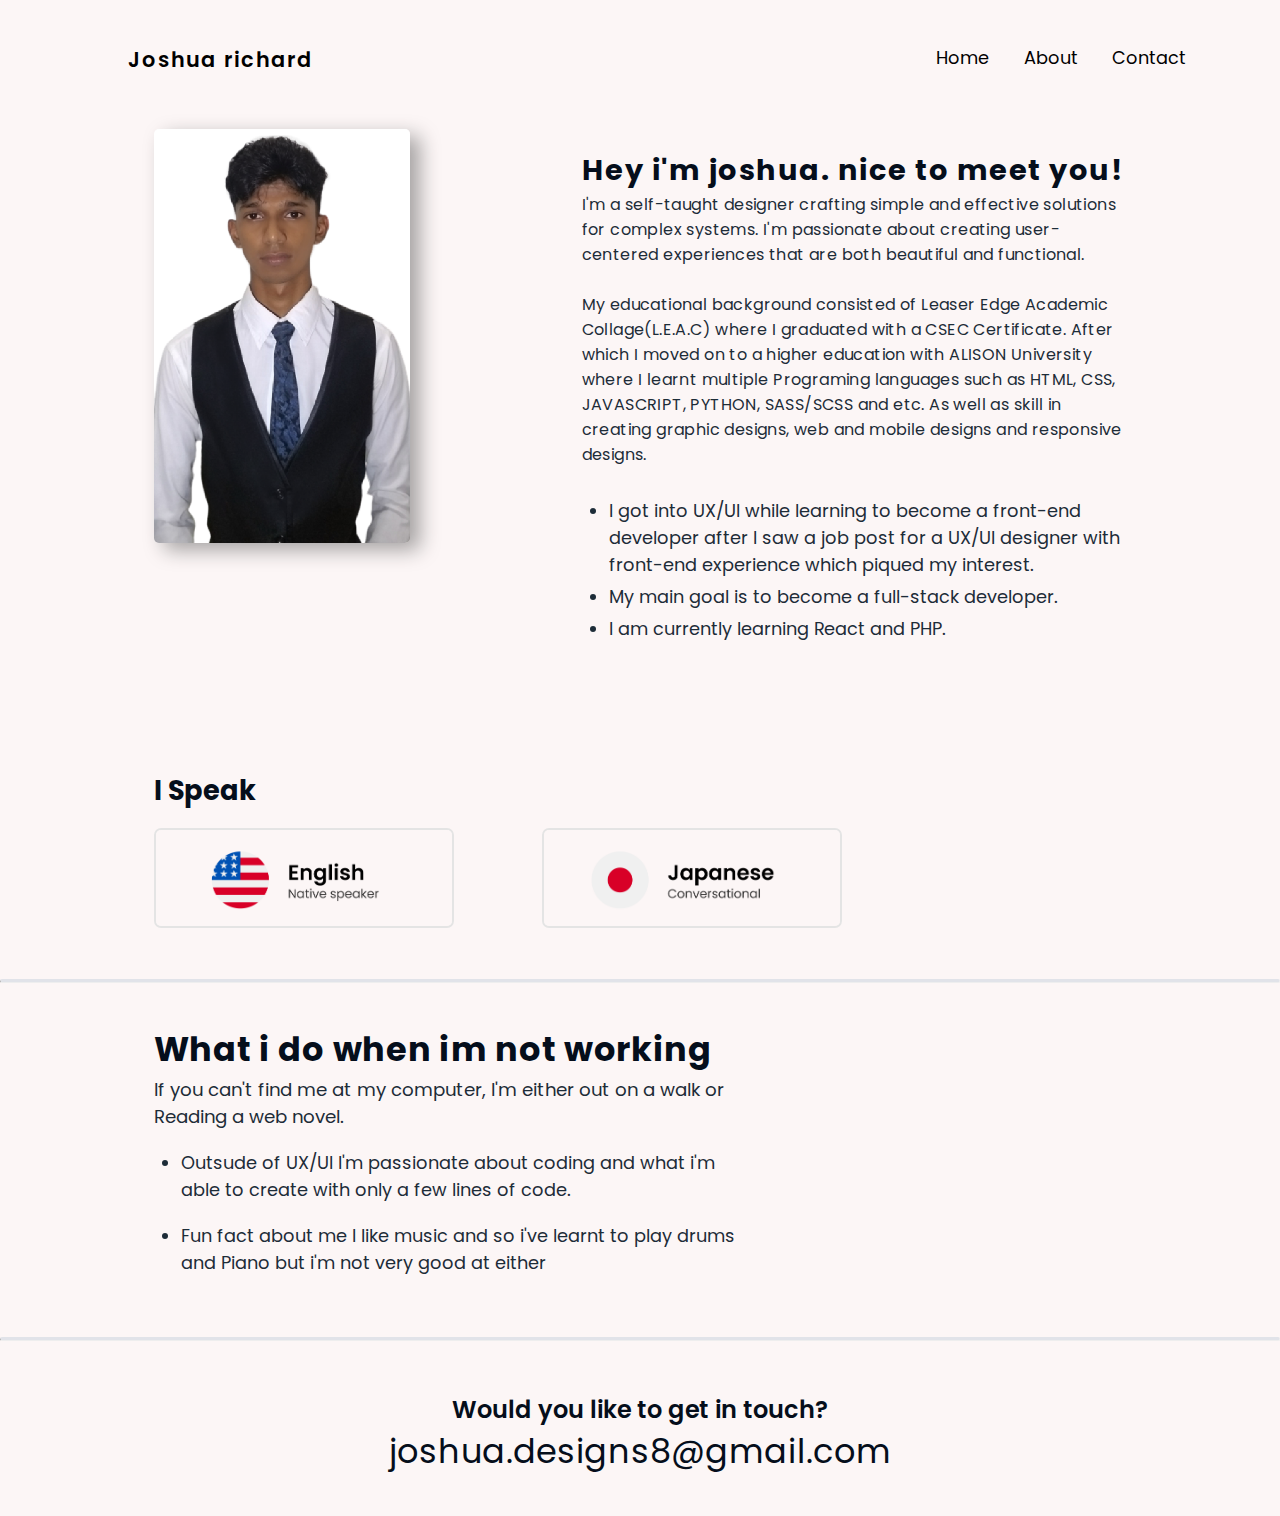
<file: about.html>
<!DOCTYPE html>
<html lang="en" lan="jp">
<head>
    <meta charset="UTF-8">
    <meta http-equiv="X-UA-Compatible" content="IE=edge">
    <meta name="viewport" content="width=device-width, initial-scale=1.0">
    <link rel="stylesheet" href="https://cdnjs.cloudflare.com/ajax/libs/font-awesome/6.3.0/css/all.min.css" integrity="sha512-SzlrxWUlpfuzQ+pcUCosxcglQRNAq/DZjVsC0lE40xsADsfeQoEypE+enwcOiGjk/bSuGGKHEyjSoQ1zVisanQ==" crossorigin="anonymous" referrerpolicy="no-referrer" />
    <link rel="stylesheet" href="about.css">
    <title>About me | UX/UI Designer</title>
    <link rel="icon" href="../images/jr.com/my logo.png">
    <style type="text/css;">
        .styles-module_blinkingCursor__yugAC{color:inherit;font:inherit;left:3px;line-height:inherit;opacity:1;position:relative;top:0}.styles-module_blinking__9VXRT{animation-duration:.8s;animation-iteration-count:infinite;animation-name:styles-module_blink__rqfaf}@keyframes styles-module_blink__rqfaf{0%{opacity:1}to{opacity:0}}
    </style>
</head>
<body>
<header>
        <div class="nav-bar">
           <div class="logo">
             <h1>Joshua richard</h1>
           </div>
           <ul class="links">
            <li><a href="index.html">Home</a></li>
            <li><a href="about.html">About</a></li>
            <li><a href="contact.html">Contact</a></li>
           </ul>
           <div class="hamburger">
            <i class="fa-solid fa-bars"></i>
           </div>
        </div>
       
         <div class="drop-menu">
          <li><a href="index.html">Home</a></li>
          <li><a href="about.html">About</a></li>
          <li><a href="contact.html">Contact</a></li>
        </div>
</header>

<section> 
    <div class="s1-wrapper">
        <div class="img">
            <img src="../images/jr.com/about img.png">
         </div>
        <div class="introduction">
            <h1>
               Hey i'm joshua. nice to meet you!
            </h1>
            <p class="para-1">
               I'm a self-taught designer crafting simple and effective solutions for complex systems.
               I'm  passionate about creating user-centered experiences that are both beautiful and functional.
            </p>

            <br>
            <p class="para-2">
                My educational background consisted of Leaser Edge Academic Collage(L.E.A.C) where I graduated with a CSEC Certificate.
                After which I moved on to a higher education with ALISON University where I learnt multiple Programing languages such as HTML, CSS, JAVASCRIPT, PYTHON, SASS/SCSS and etc.
                As well as skill in creating graphic designs, web and mobile designs and responsive designs.
            </p>

            <br>
            <ul class="aboutme-list">
                <li class="item-1">
                    I got into UX/UI while learning to become a front-end developer after I saw a job post for a UX/UI designer with front-end experience which piqued my interest.
                </li>

                <li class="item-2">
                    My main goal is to become a full-stack developer.
                </li>

                <li class="item-3">
                    I am currently learning React and PHP. 
                </li>
            </ul>
        </div>
    </div>
</section>
<section>
    <div class="languages">
        <h2>I Speak</h2>
        <div class="languages-img">
            <img class="english" src="../images/jr.com/english.png">
            <img class="japanese" src="../images/jr.com/japanese.png">
        </div>
    </div>    
</section>
<hr class="divider">
<section>
    <div class="s2-wrapper">
        <div class="section-2">           
                <h1> What i do when im not working </h1> 
                <p>If you can't find me at my computer, I'm either out on a walk or Reading a web novel.</p>
                <ul class="list">
                    <li>
                        Outsude of UX/UI I'm passionate about coding and what i'm able to create with only a few lines of code.
                    </li>
                    <li>
                        Fun fact about me I like music and so i've learnt to play drums and Piano but i'm not very good at either
                    </li>
                </ul>
        </div>
    </div>
</section>
<hr class="divider">
<section>
    <div class="final-wrapper">
        <div class="final-section">
                <h2>Would you like to get in touch?</h2>
                <h1>
                    joshua.designs8@gmail.com
                </h1>
        </div>
    </div>
</section>

<script>
    const hamburger = document.querySelector('.hamburger')
    const hamburgerIcon = document.querySelector('.hamburger i')
    const link = document.querySelector('.links')
    const dropMenu = document.querySelector('.drop-menu')
  
    hamburger.onclick = function () {
      dropMenu.classList.toggle('open')
      const isOpen = dropMenu.classList.contains('open')
  
      hamburgerIcon.classList = isOpen 
      ?'fa-solid fa-x'
      :'fa-solid fa-bars'
    }
</script>
</body>
</html>
</file>
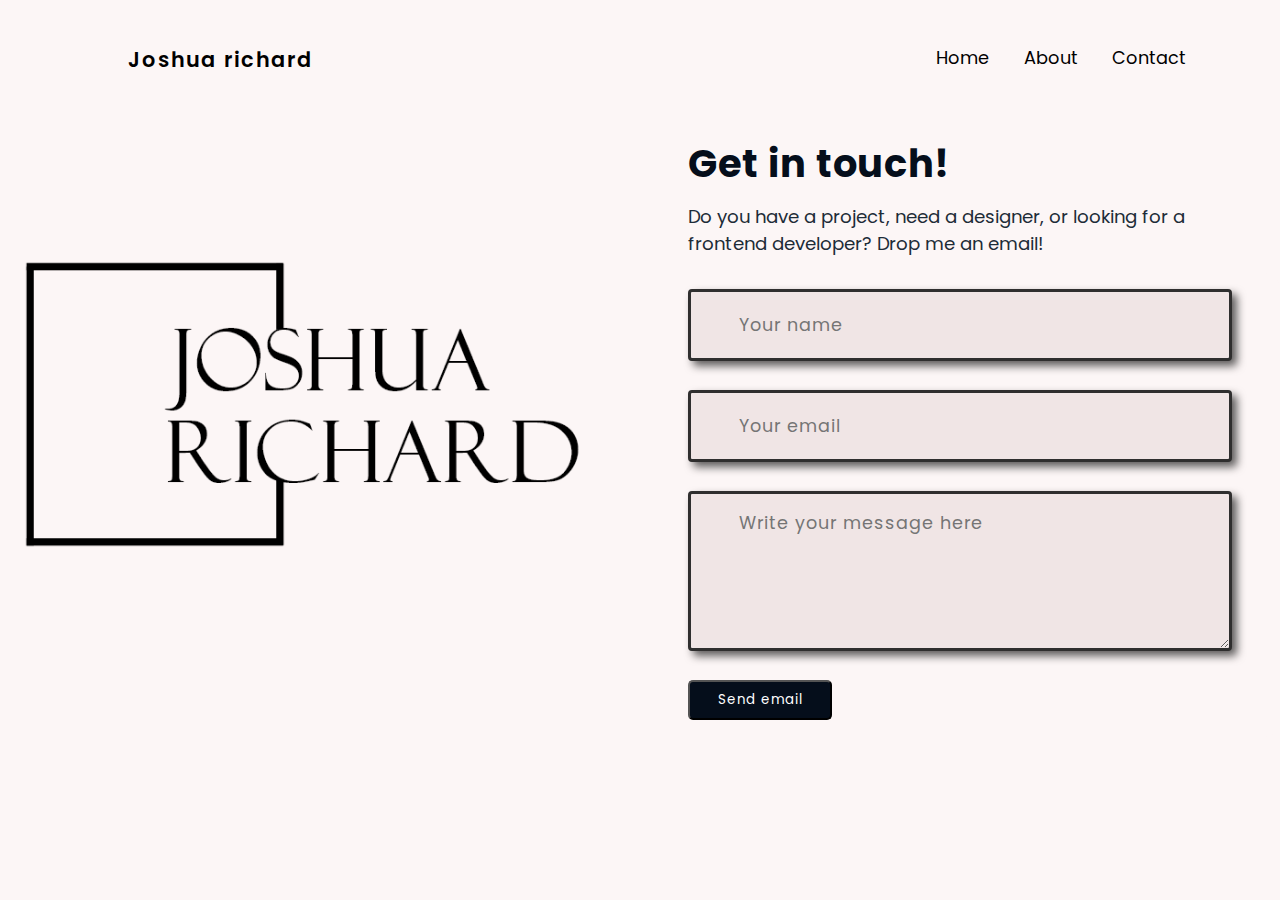
<file: contact.html>
<!DOCTYPE html>
<html lang="en">
<head>
    <meta charset="UTF-8">
    <meta http-equiv="X-UA-Compatible" content="IE=edge">
    <meta name="viewport" content="width=device-width, initial-scale=1.0">
    <title>Contact me | UX/UI Designer</title>
    <link rel="icon" href="../images/jr.com/my logo.png">
    <link rel="stylesheet" href="contact.css">
    <link rel="stylesheet" href="https://cdnjs.cloudflare.com/ajax/libs/font-awesome/6.3.0/css/all.min.css" integrity="sha512-SzlrxWUlpfuzQ+pcUCosxcglQRNAq/DZjVsC0lE40xsADsfeQoEypE+enwcOiGjk/bSuGGKHEyjSoQ1zVisanQ==" crossorigin="anonymous" referrerpolicy="no-referrer" />

</head>
<body>
    <header>
        <div class="nav-bar">
          <div class="logo">
            <h1>Joshua richard</h1>
          </div>
          <ul class="links">
            <li><a href="index.html">Home</a></li>
            <li><a href="about.html">About</a></li>
            <li><a href="contact.html">Contact</a></li>
          </ul>
          <div class="hamburger">
            <i class="fa-solid fa-bars"></i>
          </div>
        </div>
      
        <div class="drop-menu">
          <li><a href="index.html">Home</a></li>
          <li><a href="about.html">About</a></li>
          <li><a href="contact.html">Contact</a></li>
        </div>
    </header>  
    <section>
      <div class="contact-section-wrapper">
        <div class="img-section">
          <img src="../images/jr.com/jr logo.png">
        </div>
        <div class="form-section-wrapper">
          <div class="form-section">
              <h1>Get in touch!</h1>
              <p>Do you have a project, need a designer, or looking for a frontend developer? Drop me an email!</p>
              <div class="contact-form">
                  <form target="_blank" action="https://formspree.io/f/xyzybwqv"/joshua.designs8@gmail.com" method="POST"> 
                      <input class="fullname" type="text" name="name" placeholder="Your name" required>
                      <input class="mail" type="email" name="email" placeholder="Your email" required>
                      <textarea class="text" name="message" placeholder="Write your message here" required></textarea>
                      <button class="form-btn" type="submit">Send email</button>
                 </form>
              </div>
          </div>
      </div>
      </div>
  </section>
  <script>
    const hamburger = document.querySelector('.hamburger')
    const hamburgerIcon = document.querySelector('.hamburger i')
    const link = document.querySelector('.links')
    const dropMenu = document.querySelector('.drop-menu')
  
    hamburger.onclick = function () {
      dropMenu.classList.toggle('open')
      const isOpen = dropMenu.classList.contains('open')
  
      hamburgerIcon.classList = isOpen 
      ?'fa-solid fa-x'
      :'fa-solid fa-bars'
    }
</script>
</body>
</html>
</file>
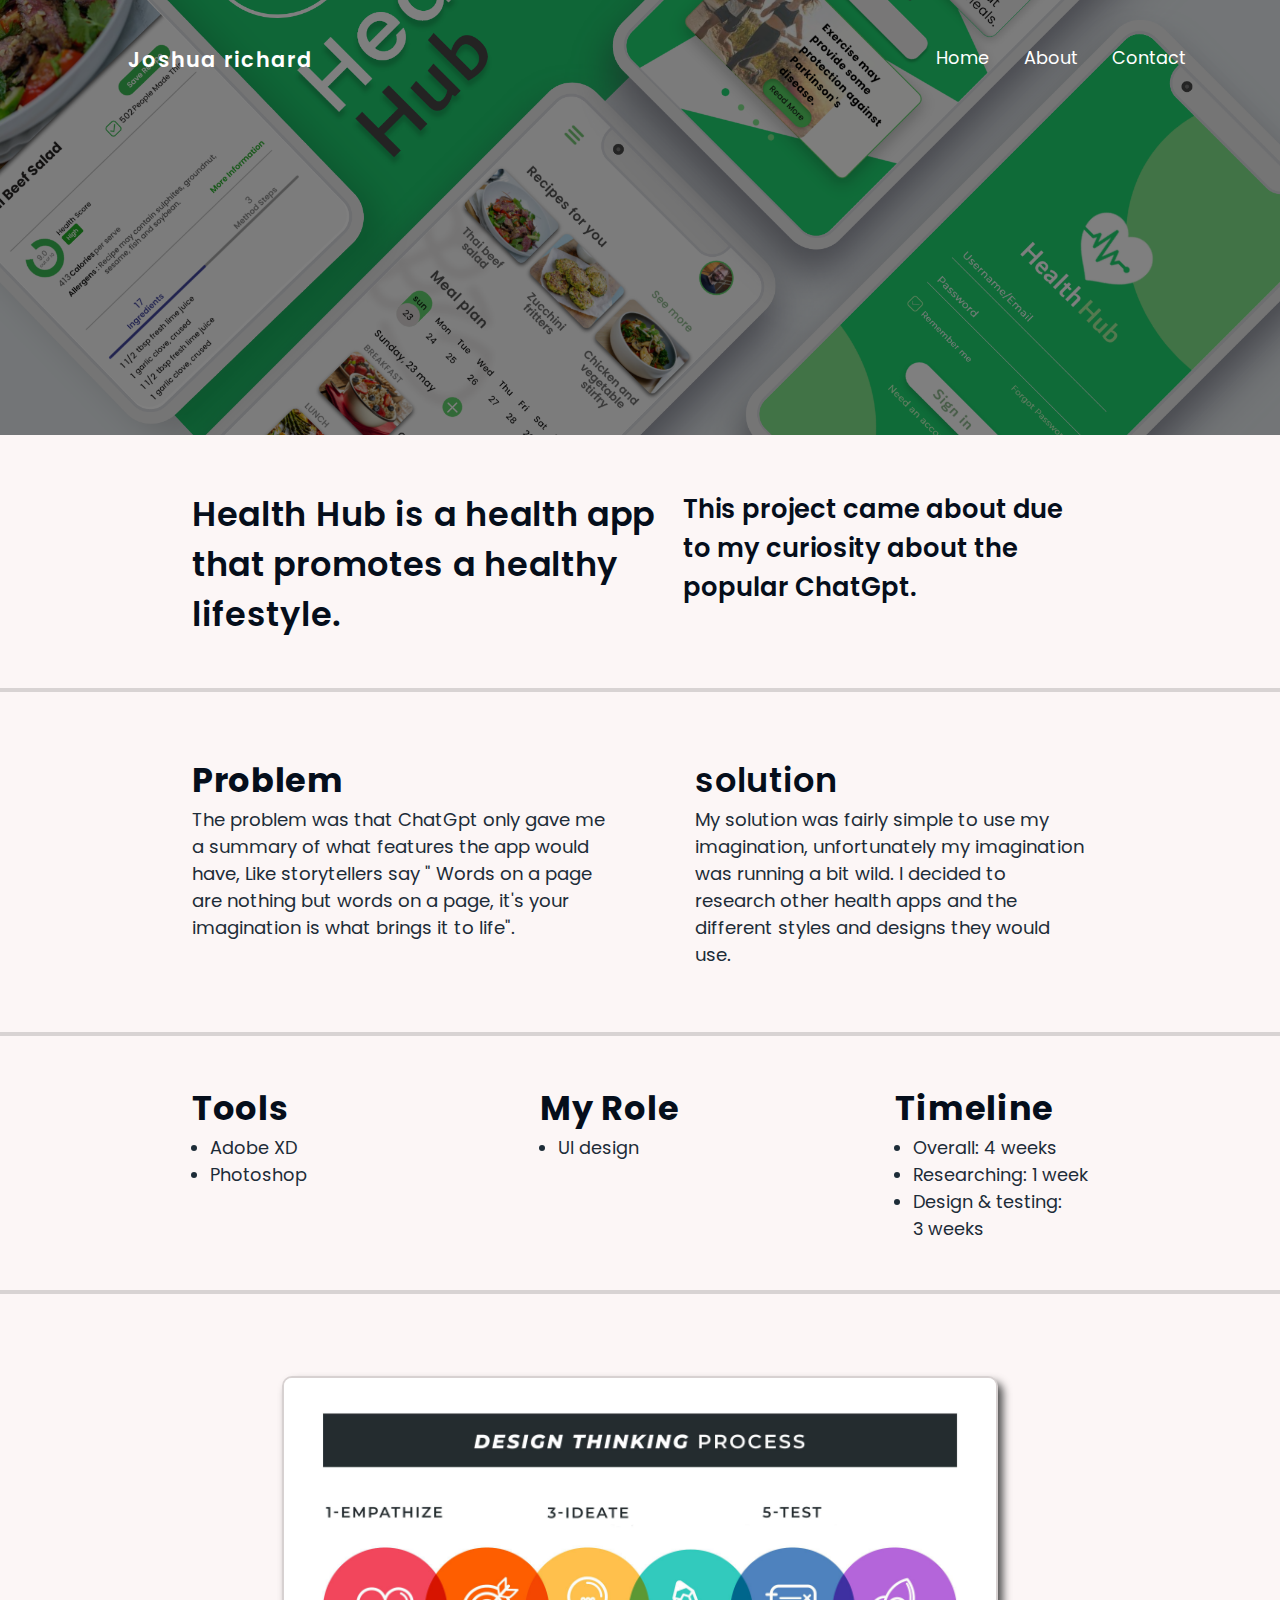
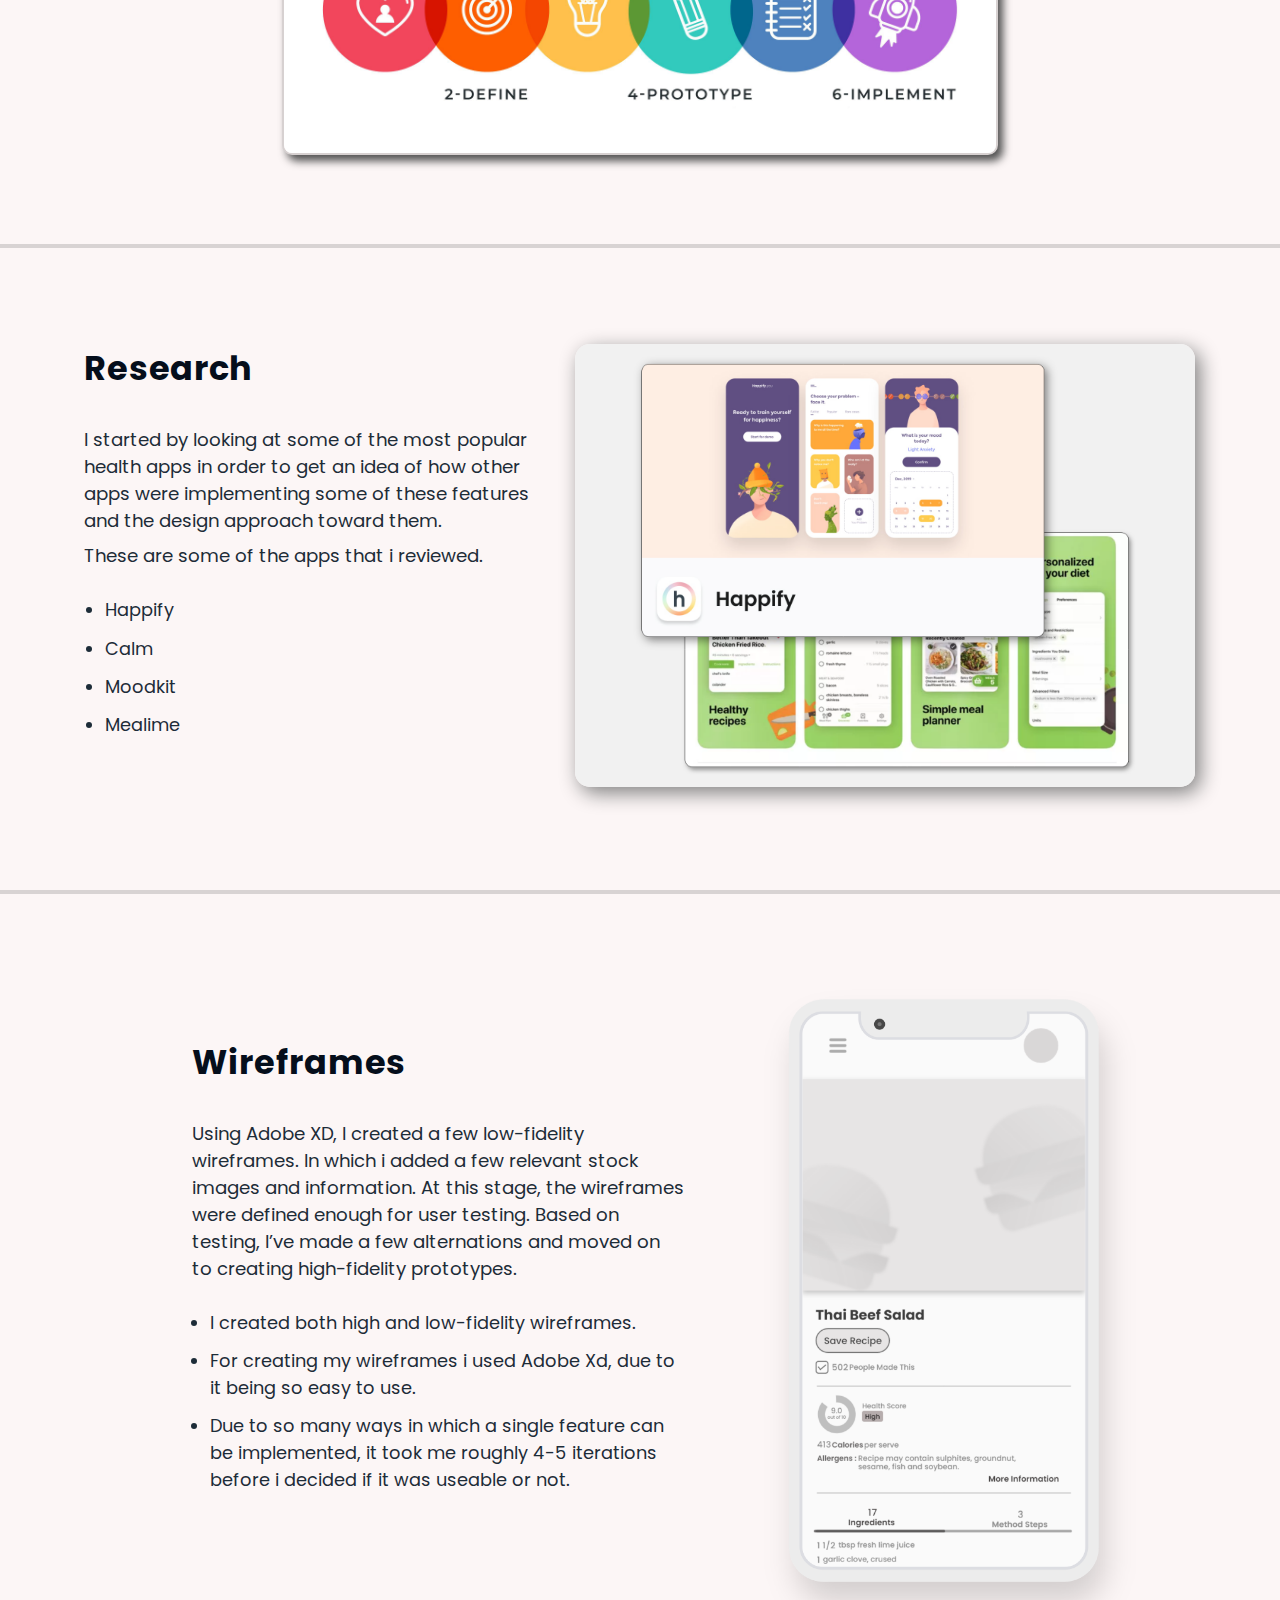
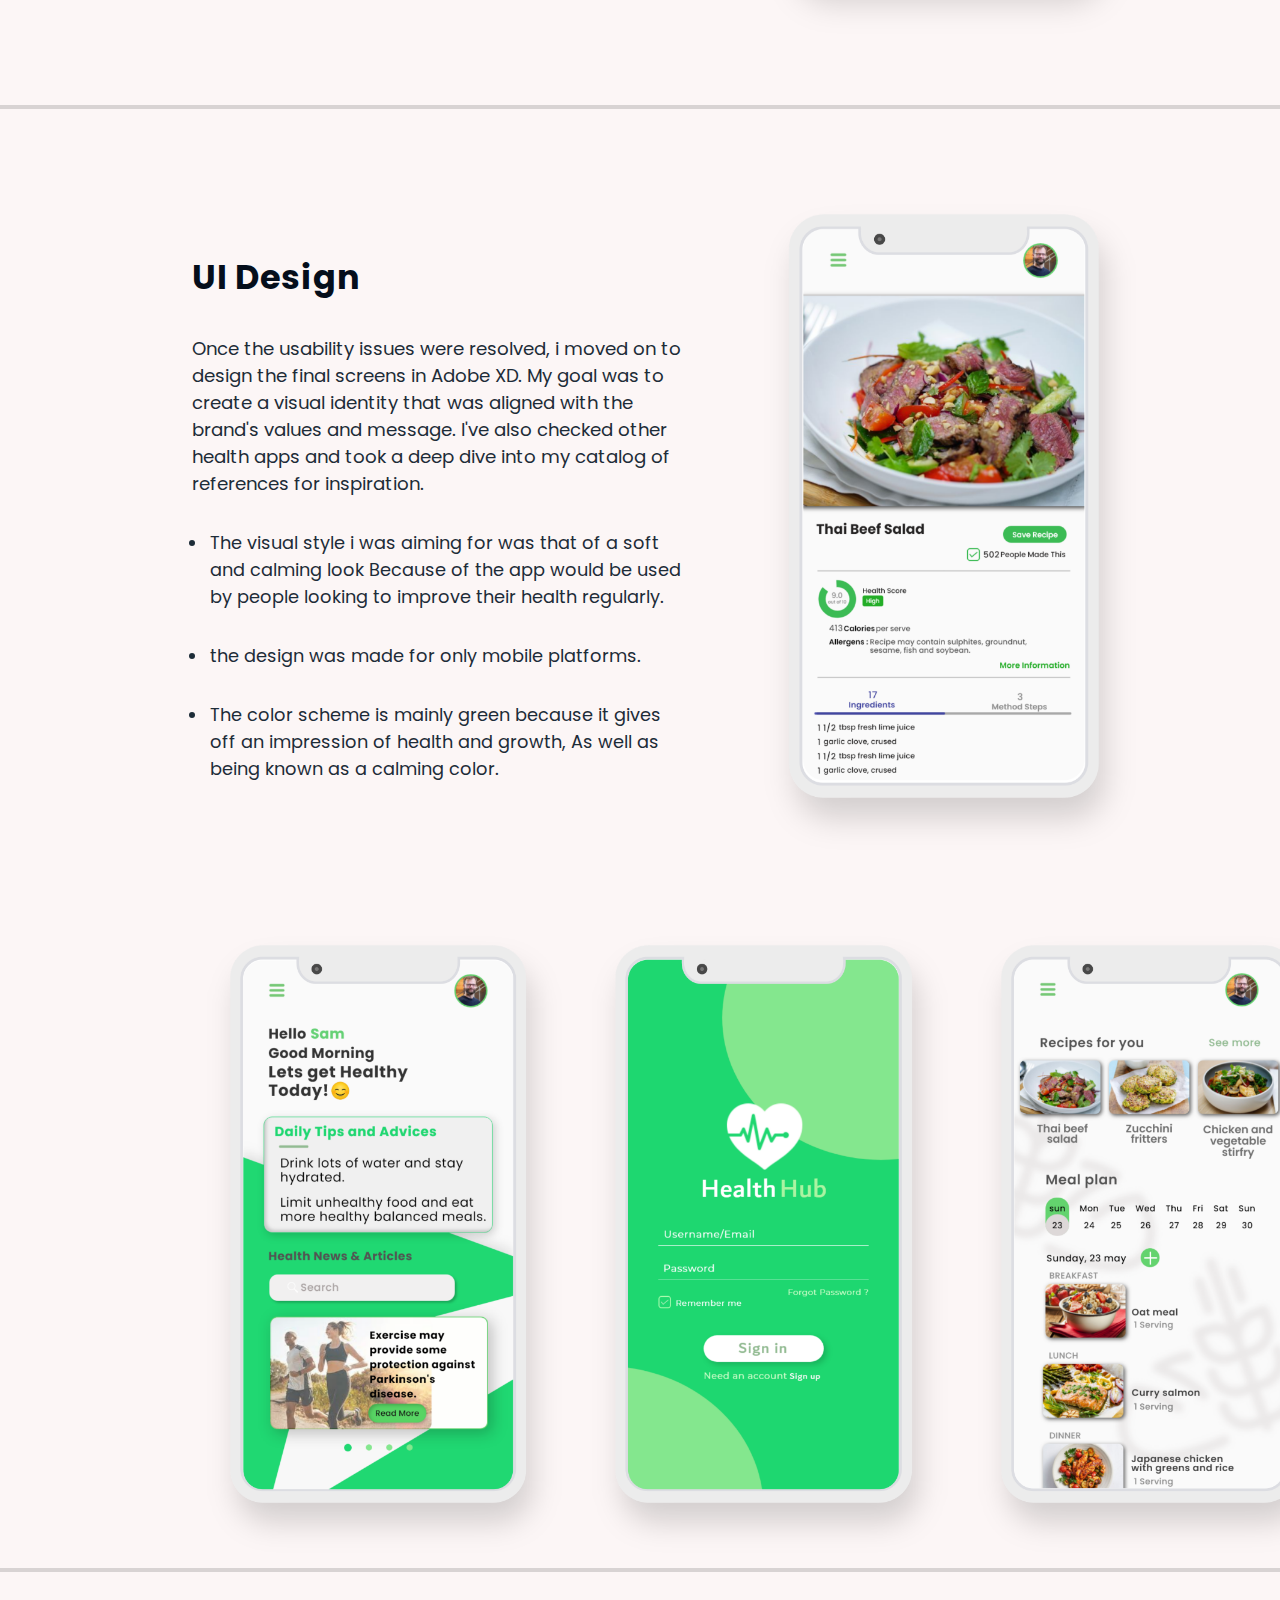
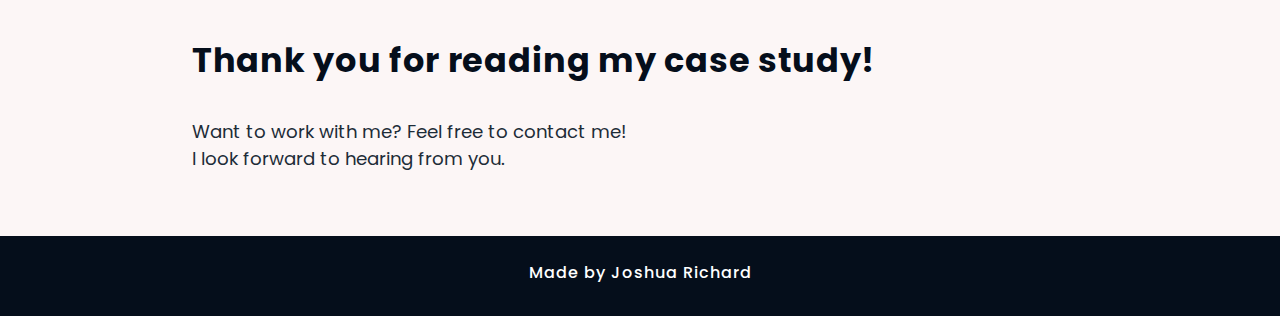
<file: hh.html>
<!DOCTYPE html>
<html lang="en">
<head>
    <meta charset="UTF-8">
    <meta http-equiv="X-UA-Compatible" content="IE=edge">
    <meta name="viewport" content="width=device-width, initial-scale=1.0">
    <title>Health Hub | Case Study</title>
    <link rel="icon" href="../images/jr.com/my logo.png">
    <link rel="stylesheet" href="https://cdnjs.cloudflare.com/ajax/libs/font-awesome/6.3.0/css/all.min.css" integrity="sha512-SzlrxWUlpfuzQ+pcUCosxcglQRNAq/DZjVsC0lE40xsADsfeQoEypE+enwcOiGjk/bSuGGKHEyjSoQ1zVisanQ==" crossorigin="anonymous" referrerpolicy="no-referrer" />
    <link rel="stylesheet" href="hh.css">
</head>
<body>
    <header>
        <div class="nav-bar">
          <div class="logo">
            <h1>Joshua richard</h1>
          </div>
          <ul class="links">
            <li><a href="index.html">Home</a></li>
            <li><a href="about.html">About</a></li>
            <li><a href="contact.html">Contact</a></li>
          </ul>
          <div class="hamburger">
            <i class="fa-solid fa-bars"></i>
          </div>
        </div>
      
        <div class="drop-menu">
          <li><a href="index.html">Home</a></li>
          <li><a href="about.html">About</a></li>
          <li><a href="contact.html">Contact</a></li>
        </div>
    </header>  
     
    <div class="startimg">
        <img src="../images/health hub/health hub wallpaper bg2.png">
        <div class="shade"></div>
    </div>
    <section>
        <div class="section1">
            <div class="overview">
                <h1>Health Hub is a health app that promotes a healthy lifestyle.</h1>
             </div>
    
            <div class="small-intro">
                <h2>This project came about due to my curiosity about the popular ChatGpt.</h2>
            </div>
        </div>
    </section>
    <hr class="divider">      
    <section>
        <div class="section1-pt2">
            <div class="problem">
                <h1>Problem</h1>
                <p>
                    The problem was that ChatGpt only gave me a summary of what features the app would have,
                    Like storytellers say " Words on a page are nothing but words on a page, it's your imagination is what brings it to life". 
                </p>
            </div>
        
            <div class="solution">
                <h1>solution</h1>
                <p>
                    My solution was fairly simple to use my imagination, unfortunately my imagination was running a bit wild.
                    I decided to research other health apps and the different styles and designs they would use.
                </p>
            </div>
        </div>
    </section>  
    <hr class="divider">
    <section>
        <div class="detail-wrapper">
            <div class="tools">
                <h1>Tools</h1>
                <ul class="tools-list">
                    <li>Adobe XD</li>
                    <li>Photoshop</li>
                </ul>
            </div>
            <div class="role">
                <h1>My Role</h1>
                <ul class="roles-list">
                    <li>UI design</li>
                </ul>
            </div>
            <div class="timeline">
                <h1>Timeline</h1>
                <ul class="time-details">
                    <li>Overall: 4 weeks</li>
                    <li>Researching: 1 week</li>
                    <li id="last-item">Design & testing: 3 weeks</li>
                </ul>
            </div>
        </div>
    </section>
    <hr class="divider">
    <section>
        <div class="design-process">
            <img src="../images/jr.com/design thinking process.png" alt="design thinking process">
        </div>      
    </section>
    <hr class="divider">  
    <section>   
        <div class="research-wrapper">
            <div class="research-text">
                <h1>Research</h1>
                <p>
                    I started by looking at some of the most popular health apps in order to get an idea of
                    how other apps were implementing some of these features and the design approach toward them.
                </p>
                <p style="padding-top: 0.5rem;">
                    These are some of the apps that i reviewed.
                </p>
                <ul>
                    <li>Happify</li>
                    <li>Calm</li>
                    <li>Moodkit</li>
                    <li>Mealime</li>
                </ul>
            </div>
            <div class="research-img">
                <img id="img" src="../images/health hub/app-research.png"></img>
            </div>
        </div>
    </section>  
    <hr class="divider">  
    <section>   
        <div class="wireframe-wrapper">
            <div class="wireframe-text">
                <h1>Wireframes</h1>
                <p>
                    Using Adobe XD, I created a few low-fidelity wireframes. In which i added a few relevant stock images and information.
                    At this stage, the wireframes were defined enough for user testing. Based on testing,
                    I’ve made a few alternations and moved on to creating high-fidelity prototypes. 
                </p>
                <ul class="wireframe-list">
                    <li>I created both high and low-fidelity wireframes.</li>
                    <li>For creating my wireframes i used Adobe Xd, due to it being so easy to use.</li>
                    <li>Due to so many ways in which a single feature can be implemented, it took me roughly 4-5 iterations before i decided if it was useable or not.</li>
                </ul>
            </div>
            <div class="wireframe">
                <img id="img" src="../images/health hub/health hub inside recipe page wireframe (complete).png"></img>
            </div>
        </div>
    </section>
    <hr class="divider">  
    <section>
        <div class="uidesign-wrapper">    
            <div class="ui-text">
                <h1>UI Design</h1>
                <p>
                    Once the usability issues were resolved, i moved on to design the final screens in Adobe XD.
                    My goal was to create a visual identity that was aligned with the brand's values and message.
                     I've also checked other health apps and took a deep dive into my catalog of references for inspiration.  
                </p>
                <ul>
                    <li>
                        The visual style i was aiming for was that of a soft and calming look Because of the
                        app would be used by people looking to improve their health regularly. 
                    </li>
                    <li>the design was made for only mobile platforms.</li>
                    <li>The color scheme is mainly green because it gives off an impression of health and growth, As well as being known as a calming color.</li>
                    
                </ul>
            </div>
            <div class="ui-main-img">
                <img class="uidesign-main-img" src="../images/health hub/health hub inside recipe page (complete).png">
            </div>
        </div>
        <div class="ui-images">
            <img id="img1" src="../images/health hub/health hub main page cellphone (complete).png">
            <img id="img2" src="../images/health hub/health hub homepage cellphone (complete).png">
            <img id="img3" src="../images/health hub/health hub nutritionpage cellphone (complete).png">
        </div>
    </section>  
    <hr class="divider">
    <section>
        <div class="thanks">
            <h1>Thank you for reading my case study!</h1>
            <p>Want to work with me? Feel free to contact me!</p>
            <p id="last-thanks">I look forward to hearing from you.</p>
        </div>
    </section>
    <footer>
        <div class="footer">
            <h1>Made by Joshua Richard</h1>
        </div>
    </footer> 
<script>
        const hamburger = document.querySelector('.hamburger')
        const hamburgerIcon = document.querySelector('.hamburger i')
        const link = document.querySelector('.links')
        const dropMenu = document.querySelector('.drop-menu')
      
        hamburger.onclick = function () {
         dropMenu.classList.toggle('open')
         const isOpen = dropMenu.classList.contains('open')
      
         hamburgerIcon.classList = isOpen 
             ?'fa-solid fa-x'
             :'fa-solid fa-bars'
        } 
</script>     
</body>
</html>
</file>
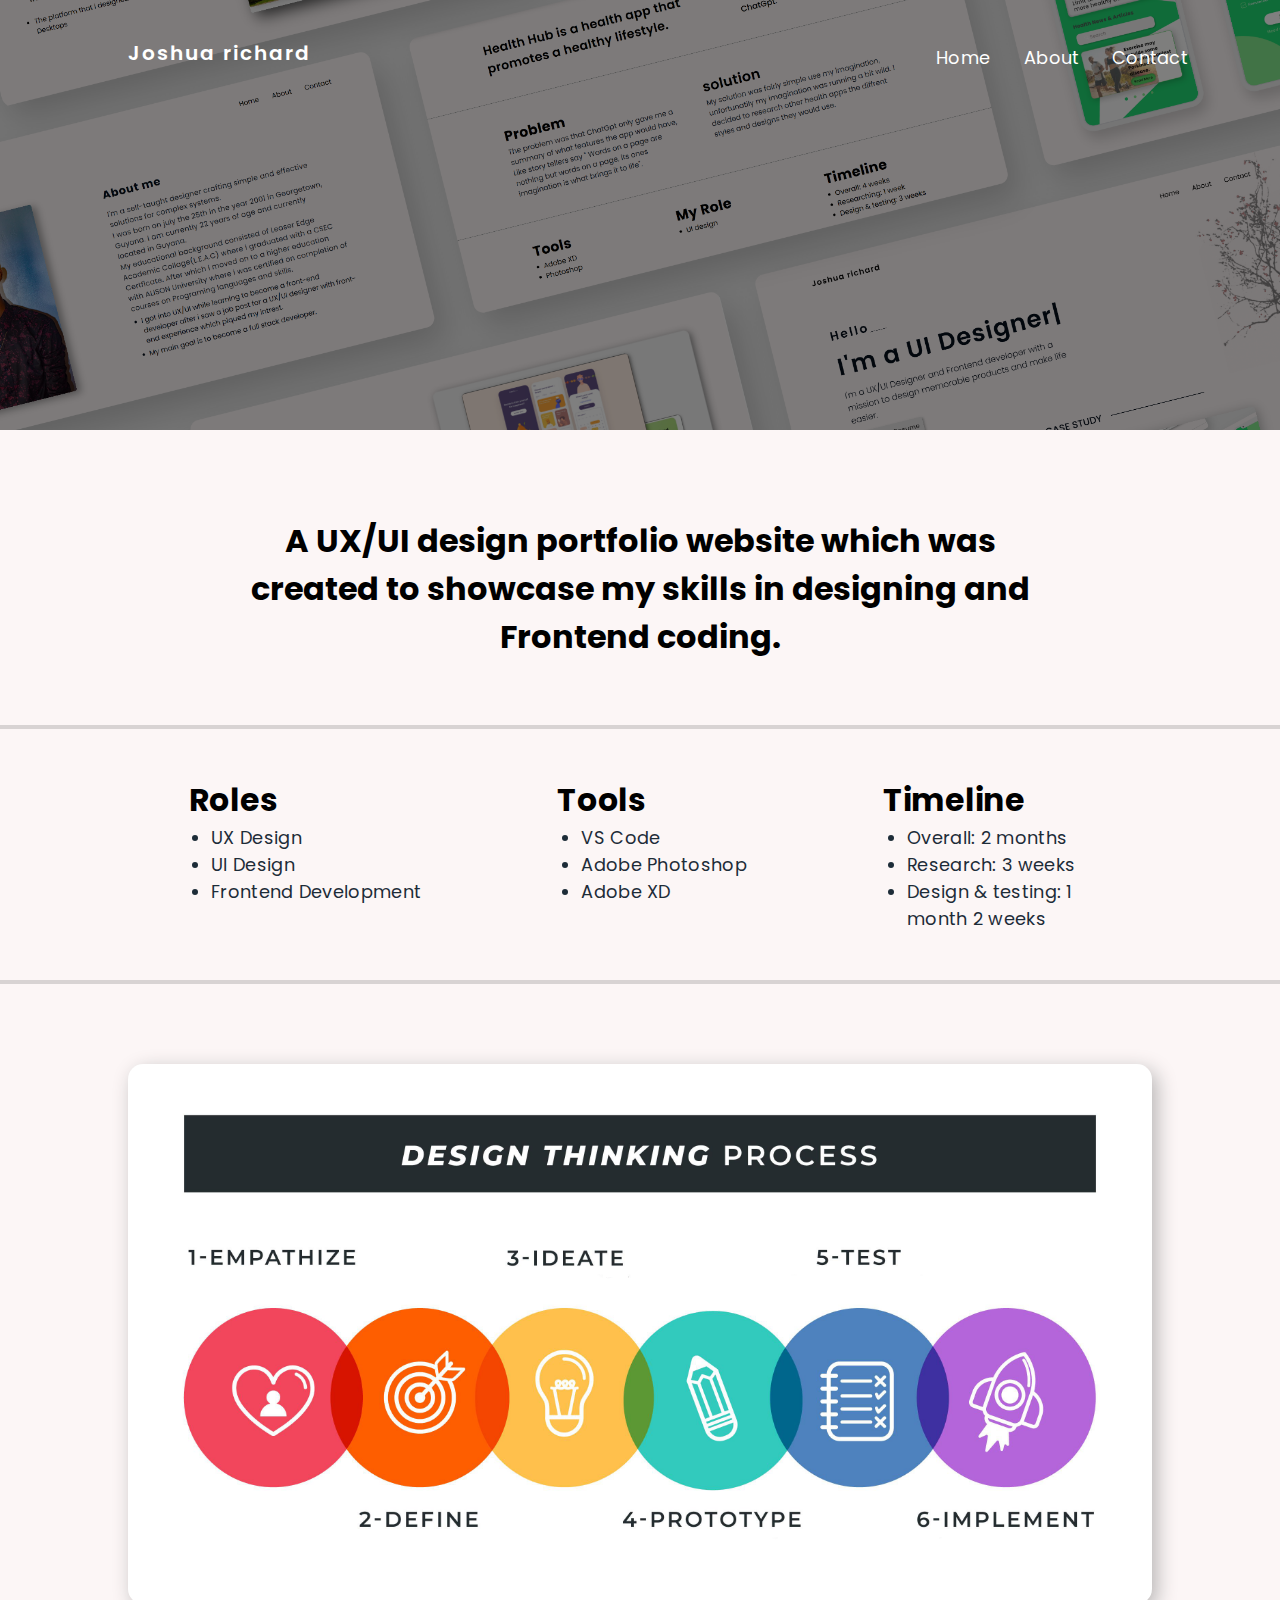
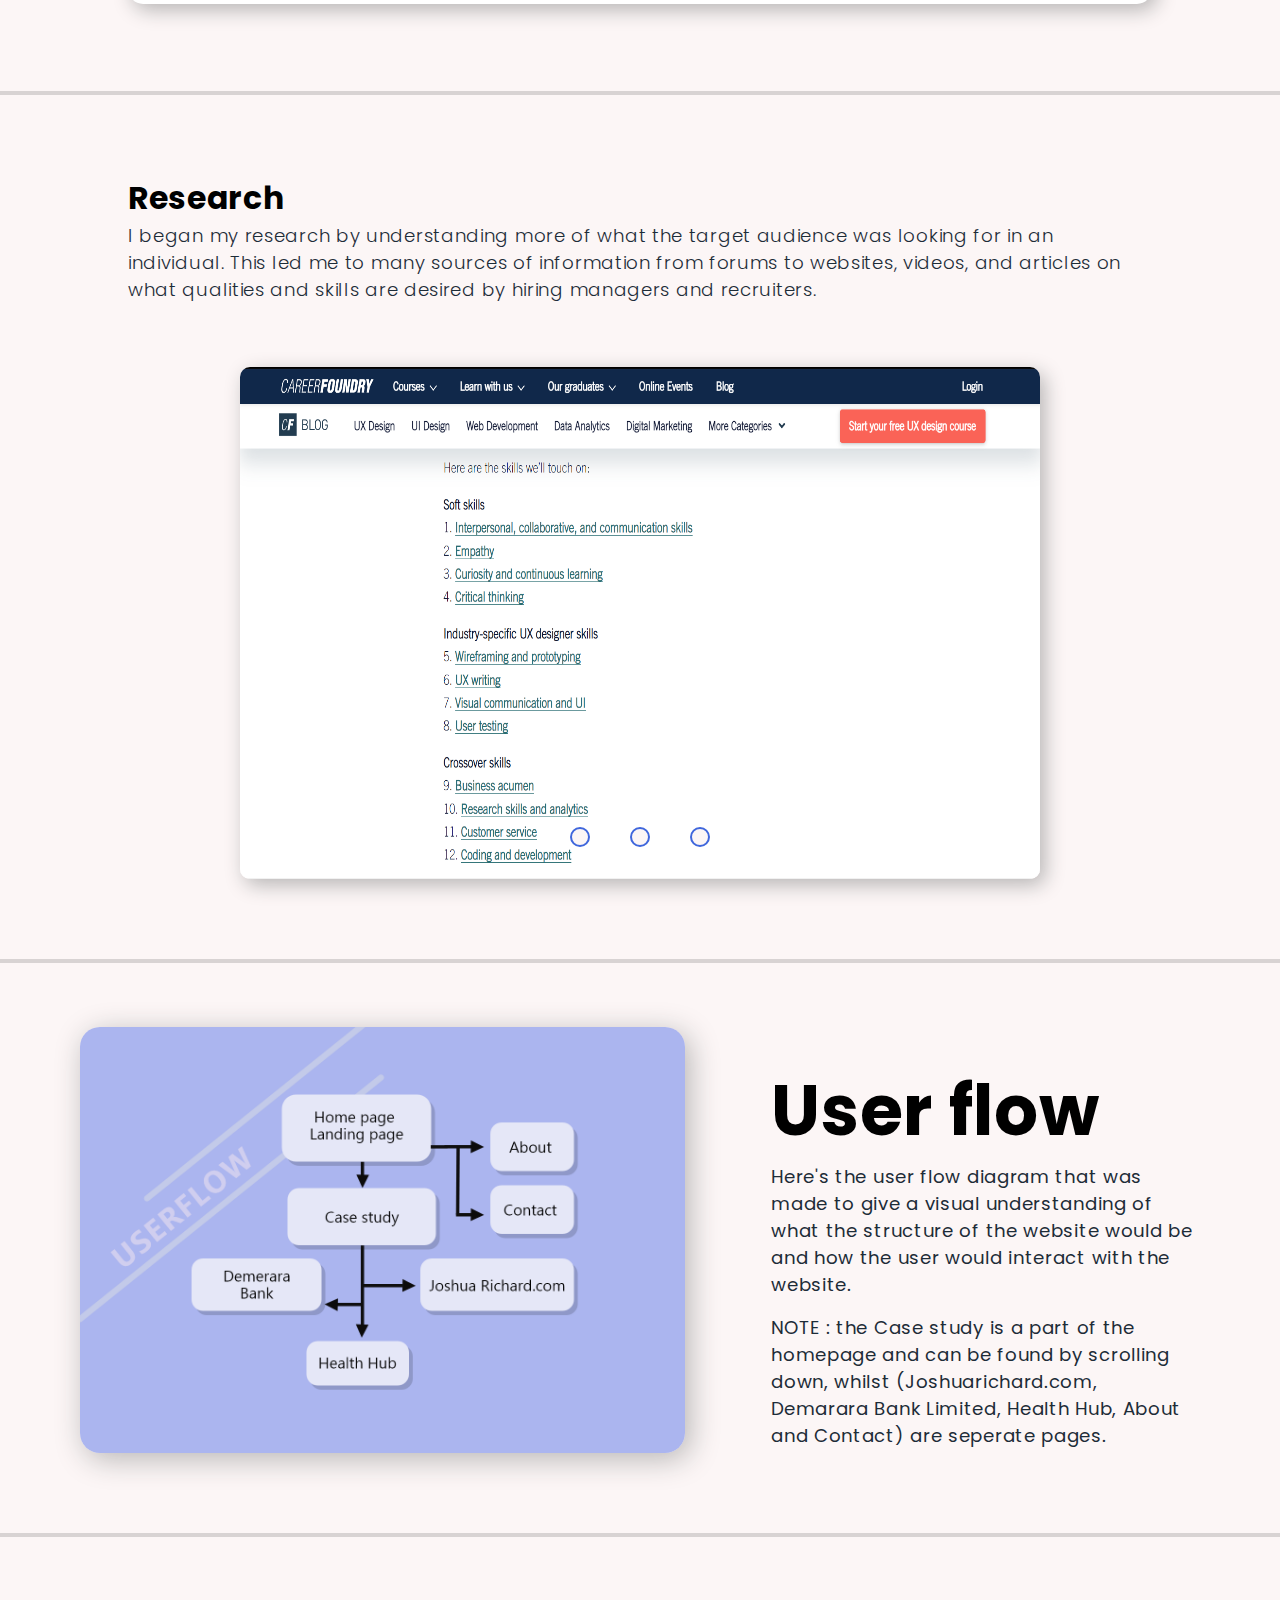
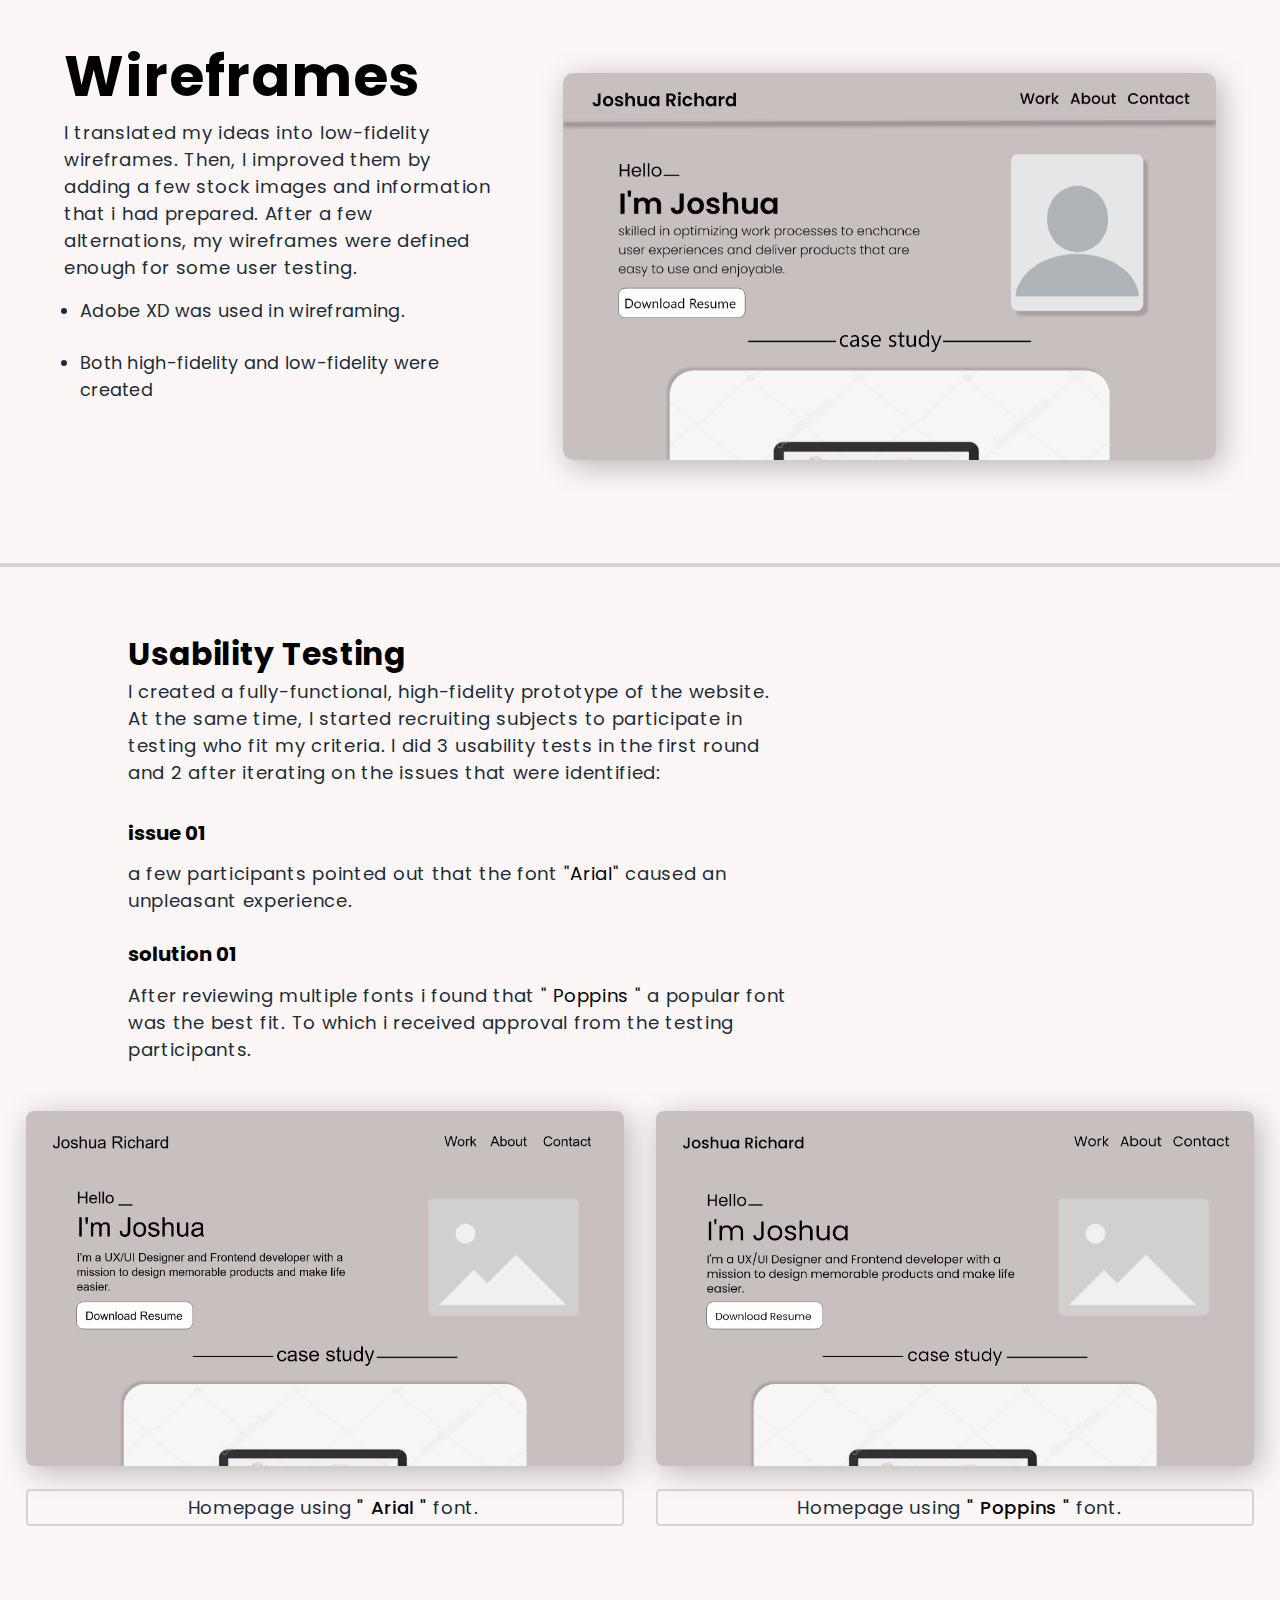
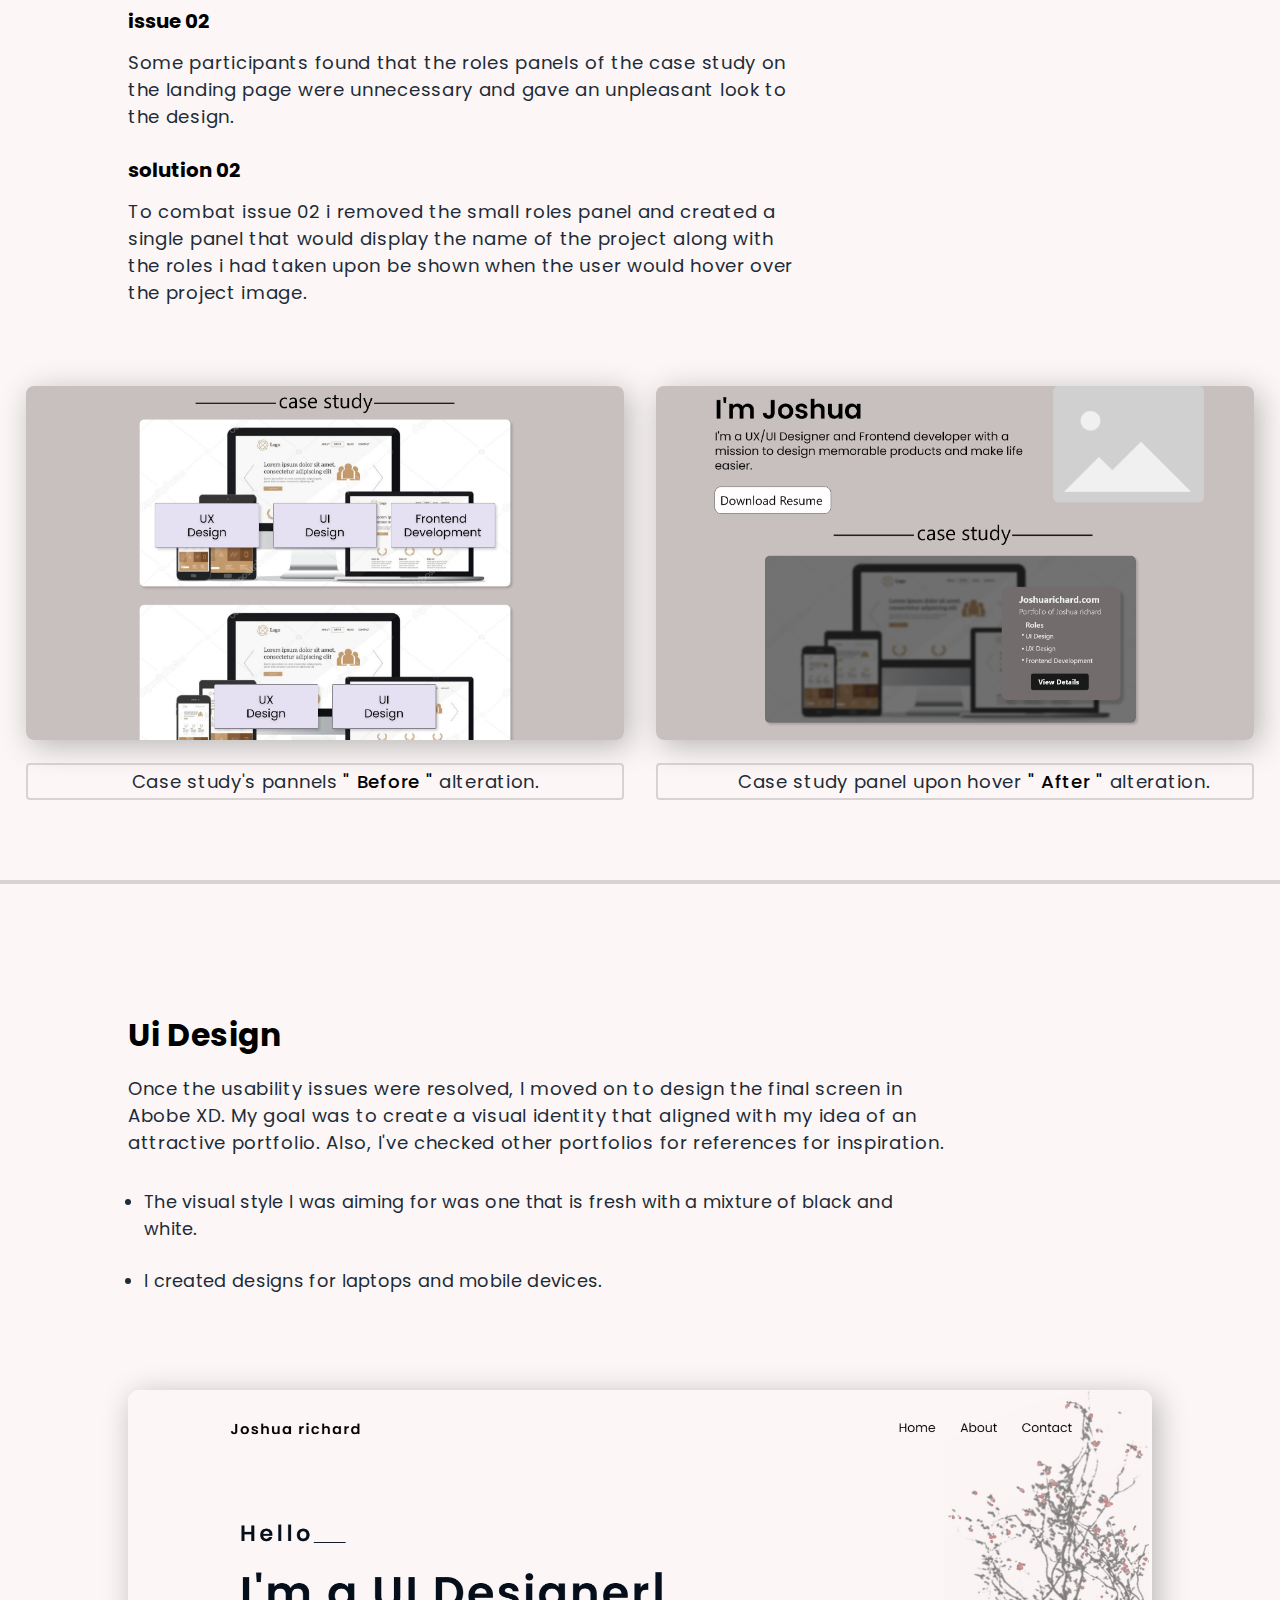
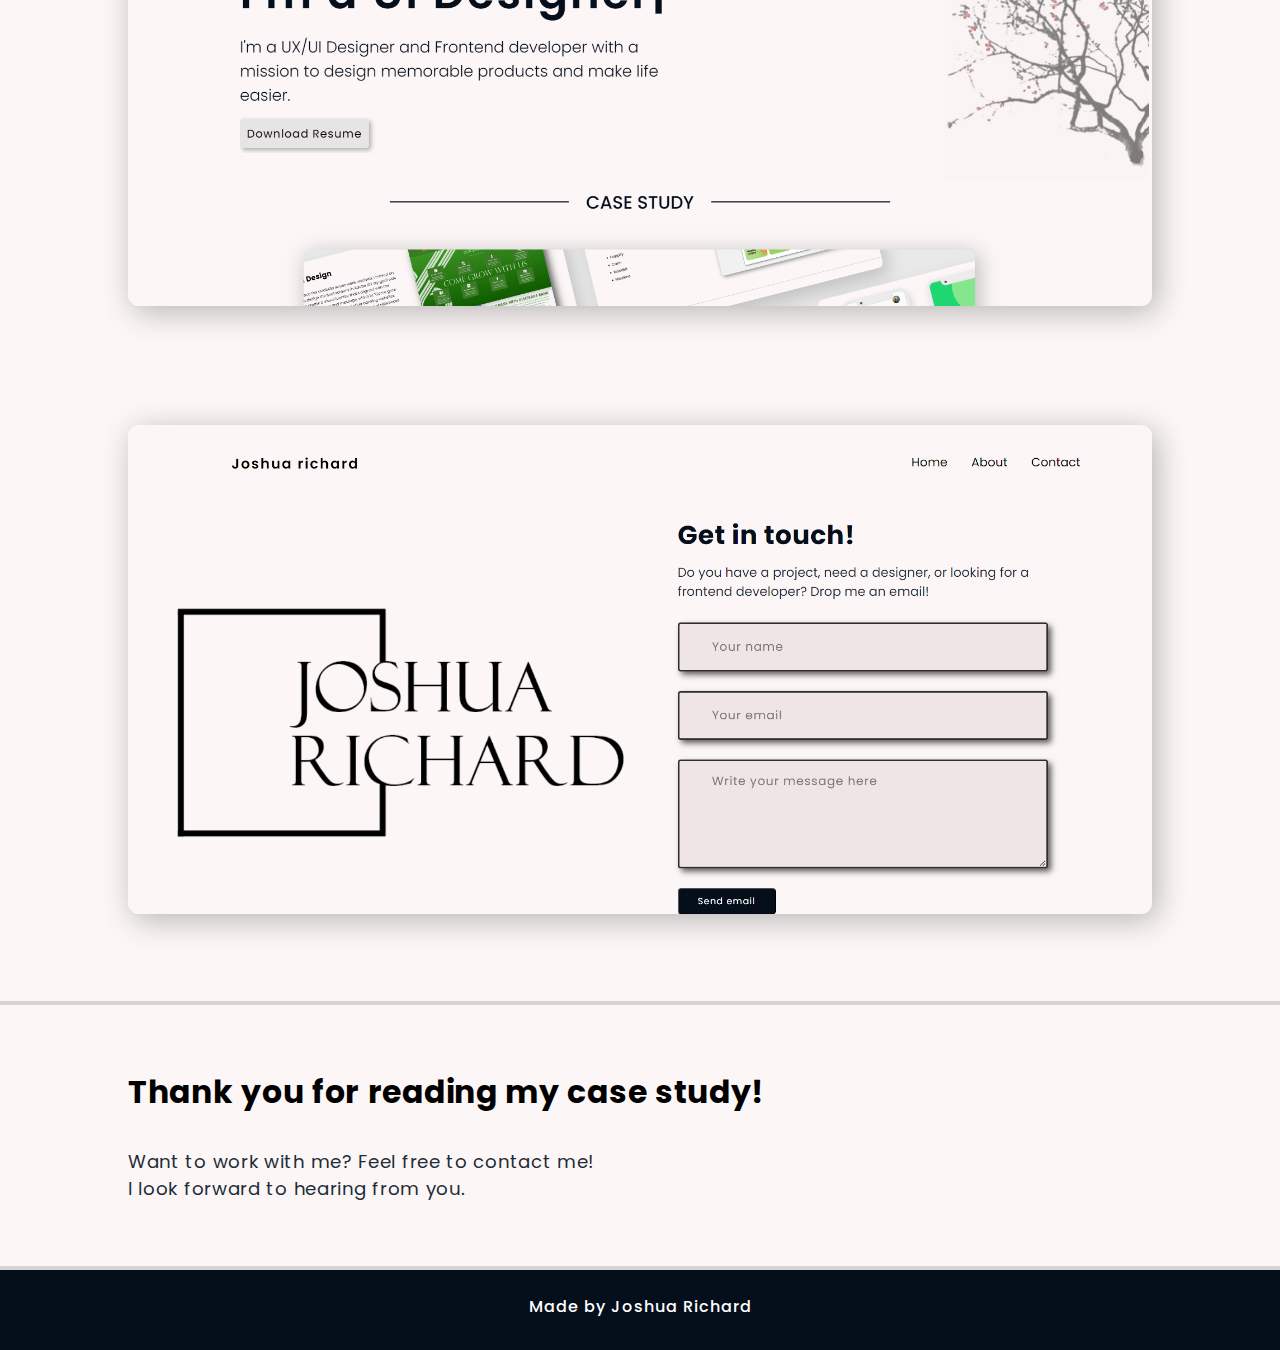
<file: joshua.html>
<!DOCTYPE html>
<html lang="en">
<head>
    <meta charset="UTF-8">
    <link rel="stylesheet" href="jr.com.css">
    <meta http-equiv="X-UA-Compatible" content="IE=edge">
    <meta name="viewport" content="width=device-width, initial-scale=1.0">
    <link rel="stylesheet" href="https://cdnjs.cloudflare.com/ajax/libs/font-awesome/6.3.0/css/all.min.css" integrity="sha512-SzlrxWUlpfuzQ+pcUCosxcglQRNAq/DZjVsC0lE40xsADsfeQoEypE+enwcOiGjk/bSuGGKHEyjSoQ1zVisanQ==" crossorigin="anonymous" referrerpolicy="no-referrer" />
    <title>Joshua Richard | Case Study</title>
    <link rel="icon" href="../images/jr.com/my logo.png">
</head>
<body>
 <!-- nav section start -->
 <header>
  <div class="nav-bar">
    <div class="logo"><h1>Joshua richard</h1></div>
      <ul class="links">
        <li><a href="index.html">Home</a></li>
        <li><a href="about.html">About</a></li>
        <li><a href="contact.html">Contact</a></li>
      </ul>
    <div class="hamburger">
      <i class="fa-solid fa-bars" style="color: #000000;"></i>
    </div>
    <div class="drop-menu open">
      <li><a href="index.html">Home</a></li>
      <li><a href="about.hmtl">About</a></li>
      <li><a href="contact.html">Contact</a></li>
    </div>
  </div>
 </header>
 <!-- nav section end -->

 <div class="intro-img">
  <img src="../images/jr.com/jr.com wallpaper-shade.png">
 </div>

 <!-- overview section start -->
 <section>
  <div class="overview-section">
    <div class="project-intro">
      <h2> 
        A UX/UI design portfolio website which was created to showcase my skills in
        designing and Frontend coding.
      </h2>
   </div>
  </div>
 </section>
 <hr class="divider">
 <!-- overview section end -->

 <!-- roles / tools / timeline section start -->
 <section>
  <div class="roles-tools-timeline-wrapper">
    <!-- roles section -->
    <div class="roles">
        <h1>Roles</h1>
        <ul class="roles-items">
          <li>UX Design</li>
          <li>UI Design</li>
          <li>Frontend Development</li>
        </ul>
    </div>

    <!-- tools section -->
    <div class="tools">
      <h1>Tools</h1>
      <ul class="tools-items">
        <li>VS Code</li>
        <li>Adobe Photoshop</li>
        <li>Adobe XD</li>
      </ul>
    </div>
    <!-- details section -->
    <div class="timeline">
      <h1>Timeline</h1>
      <ul class="time-details">
        <li>Overall: 2 months</li>
        <li>Research: 3 weeks</li>
        <li id="last-item">Design & testing: 1 month 2 weeks</li>
      </ul>
    </div>
  </div>
 </section>
 <hr class="divider">
 <!-- roles / tools / timeline section end -->
 
 <!-- design thinking process section start --> 
 <section>
  <div class="design-process">
    <img class="process-img" src="../images/jr.com/design thinking process.png">
  </div> 
 </section>
 <hr class="divider">
 <!-- design thinking process section end -->
 
 <!-- research section start --> 
 <section> 
  <div class="research">
    <h1>Research</h1>
    <p>
      I began my research by understanding more of what the target audience was looking for in an individual.
      This led me to many sources of information from forums to websites, videos, and articles on what qualities and skills are desired
      by hiring managers and recruiters.
    </p>
  </div>
  <!--image slider start-->
  <div class="slider">
    <div class="slides">
      <!--radio buttons start-->
      <input type="radio" name="radio-btn" id="radio1">
      <input type="radio" name="radio-btn" id="radio2">
      <input type="radio" name="radio-btn" id="radio3">
      <!--radio buttons end-->

      <!--slide images start-->
      <div class="slide first">
        <img src="../images/jr.com/career foundary website img.png">
      </div>
      <div class="slide">
        <img src="../images/jr.com/ux mastery website img.png">
      </div>
      <div class="slide">
        <img src="../images/jr.com/Simon port img.png">
      </div>
      <!--slide images end-->
      <!--automatic navigation start-->
      <div class="navigation-auto">
        <div class="auto-btn1"></div>
        <div class="auto-btn2"></div>
        <div class="auto-btn3"></div>
      </div>
      <!--automatic navigation end-->
    </div>
    <!--manual navigation start-->
    <div class="navigation-manual">
      <label for="radio1" class="manual-btn"></label>
      <label for="radio2" class="manual-btn"></label>
      <label for="radio3" class="manual-btn"></label>
    </div>
    <!--manual navigation end-->   
  </div>
  <!--image slider end-->
 </section>
 <hr class="divider">
 <!-- research section end -->

 <!-- userflow section start -->
 <section>  
  <div class="userflow">
    <img src="../images/jr.com/jr.com userflow.png">
    <div class="userflow-text">
      <h1>User flow</h1>
      <p>
        Here's the user flow diagram that was made to give a visual understanding of 
        what the structure of the website would be and how the user would interact with the website.
      </p>
      <p style="padding-top: 1rem;">
        NOTE : the Case study is a part of the homepage and can be found by scrolling down, 
        whilst (Joshuarichard.com, Demarara Bank Limited, Health Hub, About and Contact) are seperate pages.</p>
    </div>
  </div>
 </section>
 <hr class="divider">
 <!-- user,flow section end --> 

 <!-- wire frames section start -->
 <section> 
  <div class="wireframes">
    <div class="wire-text">
      <h1>Wireframes</h1>
      <p>
         I translated my ideas into low-fidelity wireframes.
         Then, I improved them by adding a few stock images and information that i had prepared.
         After a few alternations, my wireframes were defined enough for some user testing.
      </p>
      <ul class="wire-li">
        <li>Adobe XD was used in wireframing.</li><br>
        <li>Both high-fidelity and low-fidelity were created</li>
      </ul>
    </div>
    <div class="wireimg">
      <img src="../images/jr.com/Homepage prototype.png" alt="">
    </div>
  </div>
 </section>
 <hr class="divider">
 <!-- wireframes section end -->

 <!-- usability section start --> 
 <section> 
  <div class="usability">
    <div class="text">
      <h1>Usability Testing</h1>
      <p>
        I created a fully-functional, high-fidelity prototype of the website. At the same time,
        I started recruiting subjects to participate in testing who fit my criteria.
        I did 3 usability tests in the first round and 2 after iterating on the issues that were identified:
      </p>
    </div>
    <div class="issue-solution-01-wrapper">
      <h3>issue 01</h3>
      <p>
        a few participants pointed out that the font <mark>"Arial"</mark> caused an unpleasant experience. 
      </p>
      <br>
      <h3>solution 01</h3>
      <p>
        After reviewing multiple fonts i found that <mark>" Poppins "</mark> a popular font was the best fit.
        To which i received approval from the testing participants.
      </p>
    </div>
    <div class="issue-solution-01-cards">
      <div class="card">
        <img src="../images/jr.com/Homepage arial.png">
        <div class="left-container">
          <p>Homepage using <mark>" Arial "</mark> font.</p>
        </div>
      </div>

      <div class="card">
        <img src="../images/jr.com/Homepage poppins.png">
        <div class="right-container">
          <p>Homepage using <mark>" Poppins "</mark> font.</p>  
        </div>
      </div>
    </div>
  
    <div class="issue-solution-02-wrapper">
      <h3>issue 02</h3>
      <p>
        Some participants found that the roles panels of the case study on the landing page were unnecessary and gave an unpleasant
        look to the design.
      </p>
      <br>
      <h3>solution 02</h3>
      <p>
        To combat issue 02 i removed the small roles panel and created a single panel that would display the name of the project along
        with the roles i had taken upon be shown when the user would hover over the project image.
      </p>
    </div>
    <div class="issue-solution-02-cards">
      <div class="card">
        <img src="../images/jr.com/before case study homepage.png">
        <div class="left-container">
          <p>Case study's pannels <mark>" Before "</mark> alteration.</p>
        </div>
      </div>
      <div class="card">
        <img src="../images/jr.com/Homepage before hover.png">
        <div class="right-container">
          <p>Case study panel upon hover <mark>" After "</mark> alteration.</p>  
        </div>
      </div>
    </div>
  </div>
 </section>
 <hr class="divider">
 <!-- usability section end -->

 <!-- ui section start -->
 <section>
  <div class="ui-wrapper">
    <div class="ui-details">
      <h1>Ui Design</h1>
    <p>
      Once the usability issues were resolved, I moved on to design the final screen in Abobe XD.
      My goal was to create a visual identity that aligned with 
      my idea of an attractive portfolio. Also, I've checked other portfolios for references for inspiration. 
    </p>
    <ul class="ui-list">
      <li>The visual style I was aiming for was one that is fresh with a mixture of black and white. </li>
      <br>
      <li>I created designs for laptops and mobile devices.</li>
    </ul>
    </div>
  </div>
  <div class="ui-images">
    <img class="img-1" src="../images/jr.com/jr wallpaper.png">
    <img class="img-2" src="../images/jr.com/jr contact page.png">
  </div>
  </div>
 </section>
 <hr class="divider">
 <!-- ui section end -->

 <!-- thank you section start -->
 <section>
  <div class="thanks">
    <h1>Thank you for reading my case study!</h1>
    <p>Want to work with me? Feel free to contact me!</p>
    <p>I look forward to hearing from you.</p>
  </div>
 </section>
 <hr class="divider">
 <!-- thank you section end -->

 <footer>
  <div class="footer">
    <h1>Made by Joshua Richard</h1>
  </div>
 </footer>
 
 <script>
  const hamburger = document.querySelector('.hamburger')
  const hamburgerIcon = document.querySelector('.hamburger i')
  const link = document.querySelector('.links')
  const dropMenu = document.querySelector('.drop-menu')

  hamburger.onclick = function () {
    dropMenu.classList.toggle('open')
    const isOpen = dropMenu.classList.contains('open')

    hamburgerIcon.classList = isOpen 
    ?'fa-solid fa-bars'
    :'fa-solid fa-x'
  }
 </script>
</body>
</html>
</file>
<file: about.css>
@import url('https://fonts.googleapis.com/css2?family=Poppins:wght@100;200;300;400;500;600;700;800&display=swap');

:root {
 --primary-color: #fcf6f6;
 --secondary-color: #050E1B;
 --box-color: #050E1B;
 --shadow: black;
 --regular:1rem;
 --big:1.5rem;
 --font2: merriweather;
}

* {
    margin: 0;
    padding: 0;
    box-sizing: border-box;
    font-family: poppins;
    color: var(--secondary-color);
    background-color: var(--primary-color);
}

h1 {
  font-size: 2.26rem;
  font-size: clamp(1.4rem, 0.786rem + 1.638vw, 2.26rem);
  letter-spacing: 0.7px; 
}

p {
  font-size: clamp(1rem, 0.875rem + 0.333vw, 1.175rem);
  color: #1D2C38;
}

li {
  font-size: clamp(1rem, 0.9rem + 0.267vw, 1.14rem);
  color: #1D2C38;  
}

a {
  text-decoration: none;
  font-size: clamp(1rem, 0.5rem + 2.775vw, 2.75rem);
  font-weight: 400;
  background: none;
}

.divider {
    border-top: 3px solid #e1e3e9;
    border-radius: 5px;
    width: 100%;
    margin: 4% 0 4% 0;
  }

a {
    text-decoration: none;
    font-size: 1rem;
    font-weight: 400;
    background: none;
}

.links a:hover {
  transition: 0.6s ease-in-out;
  letter-spacing: 1.3px;
  font-weight: bold;
  text-align: center;    
}
 
/*  HEADER  */
header {
  position: relative;
  z-index: 100;
  width: 100%;
  top: -0.1%;
  background: none;
}
 
/*  NAV BAR  */
.nav-bar {
  width: 100%;
  height: 55px;
  max-width: 80%;
  margin: 1rem  auto 0 auto;
  display: flex;
  align-items: center;
  justify-content: space-between;
  background: none;
}
 
.nav-bar  .logo  h1 {
  font-size: 1.3rem;
  font-weight: 600;
  letter-spacing: 2px;
  color: black;
  position: absolute;
  background: none;
}
 
 
.nav-bar .links {
  display: flex;
  gap: 0.5rem;
}
 
.nav-bar .links li {
  width: 5rem;
  text-align: center;
  list-style: none;
}

.nav-bar .links li a {
  text-decoration: none;
  color: black;
  font-weight: 400;
  font-size: 1.11rem;
  position: absolute;
  background: none;
}

.nav-bar .hamburger {
  font-size: 1.4rem;
  cursor: pointer; 
  display: none;
}

/*  DROP  DOWN MENU  */
.drop-menu {
  display: none;
  position: absolute;
  right: 2rem;
  top: 60px;
  width: 12rem;
  height: 0;
  background: rgba(225, 225, 225, 0.1);
  backdrop-filter: blur(15px);
  border-radius: 10px;
  overflow: hidden;
  transform: height 0.2s;
}

.drop-menu.open {
  height: 10rem;
}

.drop-menu li {
  margin: 14px 0;
  display: flex;
  justify-content: center;
  align-items: center;
  background: none;
}

  /*  SECTION 1  */
section {
  margin: 3% 12%;
}

.img img {
  width:60%;
  margin: 12% 0 3% 0;
  border-radius: 5px;
  box-shadow: 10px 7px 20px rgb(165, 162, 162);
}

.s1-wrapper {
  margin-top: -2rem;
  margin-bottom: 5rem;
  display: flex;
  flex-direction: row;
}

.s1-wrapper .introduction {
  max-width: 56%;
  padding: 4.5rem 0 0 0;
  margin-bottom: 3rem;
}

.s1-wrapper > .introduction > p {
  font-size: clamp(1rem, 1rem + 0vw, 1rem);
  color: #1D2C38;
} 


.introduction h1 {
  font-size: 1.8rem;
  letter-spacing: 1.5px;
  font-weight: 700;
}

.introduction .para-1 {
  letter-spacing: 0.4px;
}

.introduction .para-2 {
  letter-spacing: 0.4px;
}

.aboutme-list li  {
  display: list-item;
  margin-left: 1.7rem;
  padding: 0.3rem 0 0 0;
}


/*  section 2  */

.languages > h2 {
  font-size: 1.70rem;
  font-size: clamp(1.4rem, 0.786rem + 1.638vw, 1.70rem);
  padding-bottom: 1rem;
}

.languages-img {
  max-width: 43rem;
  display: flex;
  justify-content: space-between;
}

.languages-img > img {
  width: 300px;
  border: #E4E4E4 2px solid;
  border-radius: 7px;
}

.section-2 p, .list {
  max-width: 60%;
}
.section-2 h1 {
  line-height: 2rem;
}
.section-2 p {
  padding: 0.6rem 0;
}
.section-2 ul {
  padding-left: 1.7rem;
}
.section-2 li {
  padding: 0.6rem 0;
}

/*  final section  */
.final-section {
  text-align: center;
}
.final-section h1 {
  font-weight: 400;
}

.final-section h2 {
  font-weight: 600;
}

/*  LAPTOP  */
@media(max-width: 1030px) {
  section {
    margin: 3% 10%;
}

.s1-wrapper {
  margin-bottom: -2rem;
}

.s1-wrapper .img img{
  width: 90%;
  margin: 6rem 0 0 0;
}

.s1-wrapper .introduction {
    margin-top: 1rem;
}

.introduction h1 {
    font-size: 1.8rem;
    letter-spacing: 1.5px;
    font-weight: 700;
}

.introduction .para-1 {
    font-size: 1.001rem;
    letter-spacing: 0.4px;
    margin-bottom: -0.5rem;
}

.introduction .para-2 {
    font-size: 1.001rem;
    letter-spacing: 0.4px;
    margin-bottom: -0.9rem;
}
}

/*  TABLET */
@media(max-width: 840px) {
  section {
    margin: 0 7%;
  } 

  .s1-wrapper {
    display: block;
    margin-bottom: 0;
  }

  .s1-wrapper .img img {
    width: 45%;
    margin: 7rem 0 0 11.5rem;
  }

  .s1-wrapper .introduction {
    float: none;
    margin: 2rem 0 1rem 0;
    padding: 0;
    max-width: 100%;
}

.introduction h1 {
    margin: 0;
    padding: 0;
    letter-spacing: 1.5px;
    font-weight: 700;
}

.introduction .para-1 {
    letter-spacing: 0.4px;
}

.languages-img > img {
  width: 45%;
}

.languages-img {
  max-width: 38.2rem;
}

.introduction .para-2 {
    letter-spacing: 0.4px;
}
.s2-wrapper .section-2 p {
  max-width: 80%;  
}

.s2-wrapper .section-2 .list {
  max-width: 80%;
}

}

/*  MOBILE DESIGN  */
/*  MOBILE LARGE  */
@media(max-width: 490px) {
  /* MOBILE NAVEGATION BAR */
  .nav-bar .links {
      display: none;
  }
  
  .nav-bar .hamburger {
      display: block;
  }
  
  .drop-menu {
      display: block;
  }

  .nav-bar .logo {
    margin-top: -1.8rem;
  } 

  /*  MOBILE SECTION STYLES  */
  section {
    margin: 0 4%;
  }

  /*  MOBILE SECTION 1 STYLES  */
  .s1-wrapper {
      margin: 0;
  }

  .s1-wrapper .img img {
    width: 80%;
    margin: 4rem 0 1.3rem 2.5rem;
  }

.introduction h1 {
    margin: 0;
    letter-spacing: 1.5px;
}

.introduction .para-1 {
    letter-spacing: 0.4px;
    margin: 0 0 0.5rem 0;
}

.introduction .para-2 {
    letter-spacing: 0.4px;
    margin: 0 0 0.5rem 0;
}

.languages-img {
  display: block;
}

.languages-img > img {
  margin-left: 0.5rem;
  width: 77%;
}

.s2-wrapper .section-2 p {
  max-width: 100%;
}

.s2-wrapper .section-2 .list {
  max-width: 100%;
  padding-left: 1rem;
}

.final-section {
  padding-bottom: 1rem;
}

}
/*  MOBILE MEDIUM  */
@media(max-width: 380px) {
  .s1-wrapper .img img {
    width: 90%;
    margin-left: 1.1rem;
  }
  .s1-wrapper .aboutme-list li {
    margin-left: 1rem;
  }

  .languages-img > img {
    width: 85%;
  }
}
/*  MOBILE SMALL  */
@media(max-width: 330px) {
  .s1-wrapper .img img {
    margin-left: 0.9rem;
  }

  .languages-img > img {
    margin-left: -0.0rem;
    width: 100%;
  }



  .final-section h2 {
    font-size: 1.22rem;
  }
  .final-section h1 {
    font-size: 1.22rem;
  }
}
</file>
<file: contact.css>
@import url('https://fonts.googleapis.com/css2?family=Poppins:wght@100;200;300;400;500;600;700;800&display=swap');

:root {
    --primary-color:#fcf6f6;
    --box-color: #050E1B;
    --shadow: rgb(81, 81, 81);
    --regular:1rem;
    --big:1.5rem;
    --font2: merriweather;
}
   
* {
    margin: 0;
    padding: 0;
    box-sizing: border-box;
    font-family: poppins;
    color: #050E1B;
    background-color: var(--primary-color);
}

h1 {
    font-size: 2.26rem;
    font-size: clamp(1.4rem, 0.786rem + 1.638vw, 2.26rem);
    letter-spacing: 0.7px; 
  }
  
p {
   font-size: clamp(1rem, 0.875rem + 0.333vw, 1.175rem);
   color: #1D2C38;
}
  
li {
   font-size: clamp(1rem, 0.9rem + 0.267vw, 1.14rem);  
   color: #1D2C38;
}
  
a {
   text-decoration: none;
   font-size: clamp(1rem, 0.5rem + 2.775vw, 2.75rem);
   font-weight: 400;
   background: none;
}

.links a:hover {
    transition: 0.6s ease-in-out;
    letter-spacing: 1.3px;
    font-weight: bold;
    text-align: center;    
}
   
/*  HEADER  */
header {
    position: relative;
    z-index: 100;
    width: 100%;
    top: -0.1%;
    background: none;
}
   
/*  NAV BAR  */
.nav-bar {
    width: 100%;
    height: 55px;
    max-width: 80%;
    margin: 1rem  auto 0 auto;
    display: flex;
    align-items: center;
    justify-content: space-between;
    background: none;
}
   
.nav-bar  .logo  h1 {
    font-size: 1.3rem;
    font-weight: 600;
    letter-spacing: 2px;
    color: black;
    position: absolute;
    background: none;
}
   
   
.nav-bar .links {
    display: flex;
    gap: 0.5rem;
}
   
.nav-bar .links li {
    width: 5rem;
    text-align: center;
    list-style: none;
}

.nav-bar .links li a {
    text-decoration: none;
    color: black;
    font-weight: 400;
    font-size: 1.11rem;
    position: absolute;
    background: none;
}
   
.nav-bar .hamburger {
    font-size: 1.4rem;
    cursor: pointer; 
    display: none;
}
   
/*  DROP  DOWN MENU  */
.drop-menu {
    display: none;
    position: absolute;
    right: 2rem;
    top: 60px;
    width: 12rem;
    height: 0;
    background: rgba(225, 225, 225, 0.1);
    backdrop-filter: blur(15px);
    border-radius: 10px;
    overflow: hidden;
    transform: height 0.2s;
}
   
.drop-menu.open {
    height: 10rem;
}
   
.drop-menu li {
    margin: 14px 0;
    display: flex;
    justify-content: center;
    align-items: center;
    background: none;
}

/*  section  */
section {
    margin: 0 15%;
}

.contact-section-wrapper {
    padding: 4rem 0 3rem 0;
    display: grid;
    grid-template-columns: 50% 50%;
}

.img-section img {
    width: 150%;
    margin: 5rem 0 0 -14rem;    
}


/*  FORM SECTION  */

.form-section h1 {
font-size: 2.4rem;
padding-bottom: 0.7rem;
}

.form-section p {
    width: 112%;
}

.form-section h1, p {
    margin-left: 3rem;

}
.contact-form {
height: 29rem;
width: 40rem;
border-radius: 15px;
margin-top: 1rem;
padding: 1rem 3rem;
}

form {
background: none;
display: flex;
flex-direction: column;
gap: 0.8rem;
}

/*   FORM FULL NAME STYLES   */
.fullname {
height: 4.5rem;
background-color: #F0E5E5;
color: black;
font-size: 1.1rem;
letter-spacing: 0.5px;
padding-left: 3rem;
margin-bottom: 1rem;
border: 3px solid #2f2e2e;
border-radius: 4px;
box-shadow: 5px 5px 9px #5e5c5c;
}

.fullname::placeholder {
font-size: 1.1rem;
letter-spacing: 1px;
background-color: none;
}

/*  FORM EMAIL INPUT STYLES  */
.mail {
height: 4.5rem;
background-color: #F0E5E5;
color: black;
font-size: 1.1rem;
letter-spacing: 0.5px;
padding-left: 3rem;
margin-bottom: 1rem;
border: 3px solid #2f2e2e;
border-radius: 4px;
box-shadow: 5px 5px 9px #5e5c5c;
}

.mail::placeholder {
font-size: 1.1rem;
letter-spacing: 1px;
background-color: none;
}

/*   FORM TEXTAREA STYLES   */
.text {
height: 10rem;
background-color: #F0E5E5;
color: black;
font-size: 1.1rem;
letter-spacing: 0.5px;
padding: 1rem 3rem 0.5rem 3rem ;
margin-bottom: 1rem;
border: 3px solid #2f2e2e;
border-radius: 4px;
box-shadow: 5px 5px 9px #5e5c5c;
}

.text::placeholder {
font-size: 1.1rem;
letter-spacing: 1px;
background-color: none;
}

/*   FORM SEND BUTTON STYLES   */
.form-btn {
width: 9rem;
padding: 8px 9px;
border-radius: 5px;
letter-spacing: 1px;
text-align: center;
color: white;
background-color: #050E1B;
cursor: pointer;
}

/*  LAPTOP  */
@media(max-width: 1030px) {
    .logo h1 {
        margin-top: -0.3rem;
    }
    .contact-section-wrapper {
        padding: 2rem 0 3rem 0;
    }
    .form-section h1 {
        margin-left: 0;
        padding-bottom: 0rem;
    }
    .form-section p {
        width: 28rem;
        margin-left: 0;
    }
    .contact-form {
        width: 32rem;
        padding: 0.7rem 1rem;
        margin-left: -1rem;
    }
    .img-section img {
        margin: 10rem 0 0 -10.5rem;
    }
}

/*  TABLET */
@media(max-width: 770px) {
    .contact-section-wrapper {
        display: flex;
        flex-direction: column-reverse;
        padding: 5rem 0 3rem 1.9rem;
    }
    .img-section img {
        width: 120%;
        margin: 1.8rem 0 0 -4rem;
    }

}

/* MOBILE L */
@media(max-width: 430px) {
    .nav-bar {
        margin-top: 0.1rem;
    }
    .logo h1 {
        margin-top: -0.9rem;
    }
    /* DO NOT TOUCH */
  .nav-bar .links {
      display: none;
    }
    .nav-bar .hamburger {
      display: block;
    }
    .drop-menu {
      display: block;
    }
    /* DO NOT TOUCH */
    section {
        margin: 0 5%;
    }
    .contact-section-wrapper {
        padding: 3rem 0 0 0;
    }
    .form-section p {
        max-width: 23rem;
    }
    .contact-form {
        width: 26rem;
        height: 22rem;
    }

    .fullname {
        height: 3.5rem;
        font-size: 1rem;
        margin-bottom: 0.1rem;
    }
    .fullname::placeholder {
        font-size: 1rem;
    }

    .mail {
        height: 3.5rem;
        font-size: 1rem;
        margin-bottom: 0.1rem;
    }
    .mail::placeholder {
        font-size: 1rem;
    }

    .text {
        height: 7rem;
        font-size: 1rem;
        margin-bottom: 0.1rem;
    }
    .text::placeholder {
        font-size: 1rem;
    }
    .img-section img {
        width: 100%;
        margin: 0;
    }
  }

/*  MOBILE MEDIUM  */
@media(max-width: 380px) {
    .contact-section-wrapper {
        padding: 2rem 0 0 0;
    }
    .form-section p {
        max-width: 22rem;
    }
    .contact-form {
        width: 22rem;
        padding: 2rem 0 2rem 1.1rem;
    }
}

/*  MOBILE SMALL  */
@media(max-width: 330px) {
    .contact-section-wrapper {
        padding: 2rem 0 0 0;
    }
    .form-section p {
        max-width: 19rem;
    }
    .contact-form {
        width: 18.9rem;
        padding: 0.6rem 0 0 1rem;
    }
}
</file>
<file: hh.css>
@import url('https://fonts.googleapis.com/css2?family=Poppins:wght@100;200;300;400;500;600;700;800&display=swap');

:root {
    --primary-color:#fcf6f6;
    --box-color: #050E1B;
    --shadow: rgb(81, 81, 81);
    --regular:1rem;
    --big:1.5rem;
}
   
* {
    margin: 0;
    padding: 0;
    box-sizing: border-box;
    font-family: poppins;
    color: #050E1B;
    background-color: var(--primary-color);
}

h1 {
    font-size: clamp(1.4rem, 0.786rem + 1.638vw, 2.26rem);
    letter-spacing: 0.7px; 
}

p {
    font-size: clamp(1rem, 0.875rem + 0.333vw, 1.175rem);
    color: #1D2C38;
}

li {
    font-size: clamp(1rem, 0.9rem + 0.267vw, 1.14rem); 
    color: #1D2C38;
}

a {
    text-decoration: none;
    font-size: clamp(1rem, 0.5rem + 2.775vw, 2.75rem);
    font-weight: 400;
    background: none;
}

.divider {
    border: 2px solid rgba(132, 129, 129, 0.3);
  }

 
.links a:hover {
    transition: 0.6s ease-in-out;
    letter-spacing: 1.3px;
    font-weight: bold;
    text-align: center;    
}
   
/*  HEADER  */
header {
    position: relative;
    z-index: 100;
    width: 100%;
    top: -0.1%;
    background: none;
}
   
/*  NAV BAR  */
.nav-bar {
    width: 100%;
    height: 55px;
    max-width: 80%;
    margin: 1rem  auto 0 auto;
    display: flex;
    align-items: center;
    justify-content: space-between;
    background: none;
}
   
.nav-bar  .logo  h1 {
    font-size: 1.3rem;
    font-weight: 600; 
    letter-spacing: 2px;
    color: rgb(255, 255, 255);
    position: absolute;
    background: none;
}
   
   
.nav-bar .links {
    display: flex;
    gap: 0.5rem;
}
   
.nav-bar .links li {
    width: 5rem;
    text-align: center;
    list-style: none;
}

.nav-bar .links li a {
    text-decoration: none;
    color: rgb(255, 255, 255);
    font-weight: 400;
    font-size: 1.11rem;
    position: absolute;
    background: none;
}
   
.nav-bar .hamburger {
    font-size: 1.4rem;
    cursor: pointer; 
    display: none;
}
   
/*  DROP  DOWN MENU  */
.drop-menu {
    display: none;
    position: absolute;
    right: 2rem;
    top: 60px;
    width: 12rem;
    height: 0;
    background: rgba(225, 225, 225, 0.1);
    backdrop-filter: blur(15px);
    border-radius: 10px;
    overflow: hidden;
    transform: 0.2s;
}
   
.drop-menu.open {
    height: 10rem;
}
   
.drop-menu li {
    margin: 14px 0;
    display: flex;
    justify-content: center;
    align-items: center;
    background: none;
}

/*  section  */
section {
    margin: 0 15%;
}

/*  intro img  */
.startimg img {
    width: 100%;
    margin-top: -20%;
    overflow: hidden;
}

/*  section1  */
.section1  {
    display: flex;
    justify-content:space-between;
    padding: 3rem 0 3rem 0;
    gap: 0 5rem;
}

.overview h1 {
    font-weight: 600;
    margin-right: -5rem;
}

.small-intro h2 {
    font-size: clamp(1.2rem, 0.843rem + 0.952vw, 1.7rem);
    font-weight: 600;
}

/*  section1 part 2  */
.section1-pt2  {
    display: flex;
    justify-content:space-between;
    padding: 4rem 0 4rem 0;
    gap: 5rem;
}

.problem h1 {
    font-weight: bold;
    letter-spacing: 0.7px;  
}

.problem p {
    font-size: clamp(1rem, 0.879rem + 0.324vw, 1.17rem);
    max-width: 100%;
}

.solution h1 {
    font-weight: 600; 
}

.solution p {
    font-size: clamp(1rem, 0.879rem + 0.324vw, 1.17rem);
}

/*  second section (detail wrapper) */
.detail-wrapper {
    display: flex;
    justify-content: space-between;
    padding: 3rem 0;
}

.tools-list {
    padding-left: 1.1rem;
}

.roles-list {
    padding-left: 1.1rem;
}

.timeline h1 {
    margin-left: -1.1rem;
}
#last-item {
    max-width: 10rem;
}

/*  design precess  */
.design-process {
    padding: 4rem 0;
}
.design-process > img {
    width: 80%;
    border-radius: 10px;
    border: 2px solid rgb(215, 209, 209);
    margin: 2% 0 2% 10%;
    box-shadow: 5px 6px 9px var(--shadow);
}

/* research */
.research-wrapper {
    display: grid;
    grid-template-columns: 40% 60%;
    padding: 6rem 0;
    margin: 0 -16% 0 -12%;
    gap: 2rem;
}

.research-text h1 {
    padding: 0 0 2rem 0;
}

.research-text ul {
    margin: 1rem 0 0 1.3rem;
}
.research-text li {
    padding: 0.7rem 0 0 0;
}

.research-img img {
    width: 90%;
    border-radius: 15px;
    box-shadow: 5px 6px 20px gray;
}  

/*  wireframe */
.wireframe-wrapper {
    display: flex;
    justify-content: space-evenly;
    padding: 5rem 0 3rem 0;
}

.wireframe-text {
    max-width: 55%;
    margin-top: 4rem;
}

.wireframe-text h1 {
    padding: 0 0 2rem 0;
}

.wireframe-list {
    padding-left: 1.1rem;
    margin: 1rem 0 0 0;
}

.wireframe-list > li {
    padding-top: 0.7rem;
}

.wireframe img{
    width: 100%;
    margin-left: 4rem;
    cursor:pointer;
}   

/*  ui design */
.uidesign-wrapper {
    display: flex;
    justify-content: space-evenly;
    padding: 5rem 0 3rem 0;
}

.ui-text {
    max-width: 55%;
    margin-top: 4rem;
}
.ui-text h1 {
    padding-bottom: 2rem;
}
.ui-text li {
    padding: 2rem 0 0 2px;
    margin-left: 1rem;
}

.uidesign-main-img {
    width: 100%;
    border-radius: 5px;
    margin-left: 4rem;    
}

.ui-images {
    display: flex;
    justify-content: space-evenly;
}

.ui-images img {
    width: 43%;
    border-radius: 5px;
}

/*  thanks  */
.thanks {
    padding: 4rem 0;
}

.thanks h1 {
    padding-bottom: 2rem;
}

/*  footer  */
.footer {
    position: relative;
    height: 5rem;
    background-color: #050E1B;
}

.footer h1 {
    color: white;
    font-size: 1rem;
    font-weight: 500;
    letter-spacing: 1px;
    text-align: center;
    background: none;
    padding-top: 1.5rem;
}

/*  LAPTOP  */
@media(max-width: 1030px) {
    .logo {
        margin-top: -0.3rem;
    }
    .nav-bar .logo h1 {
       font-size: 1.12rem;
    }
    section {
        margin: 0 10%;
    }
    .section1 {
        gap: 2rem;
    }
    .small-intro h2 {
        margin-left: -0em;
        margin-right: -0rem;
        padding-left: 1rem;
    }
    .section1-pt2 {
        gap: 2rem;
    }
    .section1-pt2 .problem {
        max-width: 70rem;
    }
    .section1-pt2 .solution {
        max-width: 24.5rem;
    }
    .research-wrapper {
        margin: 0 -2rem;
        gap: 3rem;
    }
    .research-text {
        margin-left: 1.1rem;
    }
    .research-text h1 {
        padding-bottom: 0;
    }
    .research-img {
        margin-top: 3.6rem;
    }
    .wireframe-wrapper {
        margin: 0 0 0 -0.6rem;
    }
    .wireframe-text h1 {
        padding-bottom: 0;
    }
    .wireframe img {
        margin-top: 3rem;
    }
    .uidesign-wrapper {
        padding: 3rem 0 1rem;
    }
    .ui-text h1 {
        padding-bottom: 0;
    }
    .ui-main-img .uidesign-main-img {
        margin-top: 6rem;
    }
    .ui-images {
        padding-bottom: 5rem;
    }
    .ui-images img {
        width: 41%;
    }
    .thanks h1 {
        padding-bottom: 0;
    }

}

/*  TABLET  */
@media(max-width: 770px) {
    .section1 {
        display: block;
        margin: 0;
    }
    .overview h1 {
        text-align: center;
        padding-bottom: 2rem;
        max-width: 100%;
    }
    .small-intro h2 {
        text-align: center;
        margin-left: -1rem;
    }
    .section1-pt2 {
        display: block;
    }
    .problem {
        padding-bottom: 2rem;
    }
    .section1-pt2 .solution {
        max-width: 100%;
    }
    #design-l {
        max-width: 9rem;
    }
    .design-process {
        margin: 0 -4rem;
    }
    .research-wrapper {
        display: block;
        margin: 0;
    }
    .research-img img {
        margin-left: 2rem;
    }
    .wireframe-wrapper {
        display: block;
    }
    .wireframe-text h1 {
        padding-bottom: 0.6rem;
    }
    .wireframe-text {
        max-width: 100%;
        margin-top: 0;
        padding-bottom: 2.5rem;
    }
    .wireframe-wrapper .wireframe #img{
        width: 60%;
        margin-left: 7.5rem;
    }
    .uidesign-wrapper {
        display: block;
        padding-top: 3rem;
    }
    .ui-text {
        max-width: 100%;
    }
    .ui {
        padding-bottom: 3rem;
    }
    .ui h1 {
        padding-bottom: 0.4rem;
    }
    .uidesign-main-img {
        margin: 0 0 4rem -2rem;
        width: 56%;
    }
    #img1 {
        float: right;
        margin-top: -36.5rem;
        margin-bottom: 4rem;
    }
    #img3 {
        float: right;
        margin-top: -39.7rem; 
    }
    .ui-images {
        display: block;
        margin: -5rem -2rem 0 -2rem;
        padding: 0;
    }
    .ui-images img {
        width: 51%;
        margin-bottom: 3rem;
    }
    .thanks h1 {
        padding-bottom: 0.2rem;
    }
    .footer h1 {
        font-size: 0.8rem;
    }
}

/* MOBILE L */
@media(max-width: 430px) {
    /* DO NOT TOUCH */
    .nav-bar .links {
        display: none;
    }
    .nav-bar .hamburger {
        display: block;
    }
    .drop-menu {
        display: block;
    }
    /* DO NOT TOUCH */
    .nav-bar {
        height: 45px;
        margin: 0  auto;
    }
    .nav-bar .logo h1 {
        color: #050E1B;
        margin-top: -0.7rem;
    }
    .startimg img {
        margin-top: 0.1rem;
    }
    
    section {
        margin: 0 5%;
    }
    .detail-wrapper {
        display: block;
        padding-left: 1rem;
        padding: 2rem 0 2rem 1rem;
    }
    .tools {
       padding-bottom: 1rem;
    }
    .role {
        padding-bottom: 1rem;
     }
     .timeline h1 {
        margin: 0;
     }
     .timeline .time-details {
        padding-left: 1rem;
        padding-bottom: 1rem;
     }
     #last-item {
        max-width: 100%;
     }
    .design-process {
        margin: 0 ;
        padding: 2rem 0;
    }
    .design-process img {
        width: 100%;
        margin-left: 0;
    }
    .research-wrapper {
        padding: 2rem 0 3.5rem 0;
    }
    .research-img img {
        width: 100%;
        margin-left: 0;
    }
    .wireframe-wrapper {
        margin: 0;
        padding: 2rem 0 2rem 0;
    }
    .wireframe-wrapper .wireframe #img {
        width: 90%;
        margin: 0 0 0 1rem;
    }
    .uidesign-wrapper {
        margin: 0;
        padding: 0;
    }
    .ui-main-img .uidesign-main-img {
        margin: 3rem 0 4rem -1rem;
        width: 54%;
    }
    #img1 {
        margin-top: -85.5%;
    }
    #img3 {
        margin-top: -99%;
    }
    .ui-images {
        display: block;
        margin: -4rem -1rem 0 -1rem;
        padding: 0;
    }
  } 

/*  MOBILE MEDIUM  */
@media(max-width: 380px) {
    .ui-images img {
        width: 50%;
    }
    #img1 {
        margin-top: -84.5%;
    }
    #img3 {
        margin-top: -98.5%;
    }
}  

/*  MOBLE SMALL  */
@media(max-width: 330px) {
    #img1 {
        margin-top: -84%;
    }
    #img3 {
        margin-top: -101%;
    }
    .thanks {
        padding: 3.5rem 0;
    }
    #last-thanks {
        padding-top: 0.4rem;
    }
}
</file>
<file: jr.com.css>
@import url("https://fonts.googleapis.com/css2?family=Poppins:wght@100;200;300;400;500;600;700;800&display=swap");
* {
  margin: 0;
  padding: 0;
  box-sizing: border-box;
  font-family: poppins;
  background-color: #fcf6f6;
}

p {
  font-size: clamp(1rem, 0.875rem + 0.333vw, 1.175rem);
  text-align: left;
  letter-spacing: 0.7px;
  color: #1D2C38;
}

h1 {
  font-size: 2.26rem;
  font-size: clamp(1.6rem, 1.271rem + 0.876vw, 2.06rem);
  letter-spacing: 0.7px;
}

li {
  font-size: clamp(1rem, 0.9rem + 0.267vw, 1.14rem);
  color: #1D2C38;
  letter-spacing: 0.3px;
}

a {
  text-decoration: none;
  color: black;
  font-weight: 400;
  font-size: clamp(1rem, 0.5rem + 2.775vw, 2.75rem);
  background: none;
}

.divider {
  border: 2px solid rgba(132, 129, 129, 0.3);
}

header {
  position: relative;
  z-index: 100;
  width: 100%;
  top: -0.1%;
  background: none;
}
header a:hover {
  transition: 0.6s ease-in-out;
  letter-spacing: 1.3px;
  font-weight: bold;
  text-align: center;
}

.nav-bar {
  width: 100%;
  height: 55px;
  max-width: 80%;
  margin: 1rem auto 0 auto;
  display: flex;
  align-items: center;
  justify-content: space-between;
  background: none;
}
.nav-bar .logo {
  margin-top: -0.7rem;
}
.nav-bar .logo h1 {
  font-size: clamp(1rem, 0.9143rem + 0.4286vw, 1.3rem);
  font-weight: 600;
  letter-spacing: 2px;
  color: white;
  position: absolute;
  background: none;
}
.nav-bar .links {
  display: flex;
  gap: 0.5rem;
}
.nav-bar .links li {
  width: 5rem;
  text-align: center;
  list-style: none;
}
.nav-bar .links li a {
  text-decoration: none;
  color: white;
  font-weight: 400;
  font-size: 1.11rem;
  position: absolute;
  background: none;
}
.nav-bar .drop-menu {
  display: none;
  position: absolute;
  right: 1rem;
  top: 55px;
  height: 0;
  width: 185px;
  height: 12rem;
  background: rgba(255, 255, 255, 0.1);
  -webkit-backdrop-filter: blur(15px);
          backdrop-filter: blur(15px);
  border-radius: 20px;
  overflow: hidden;
  transition: 0.2s cubic-bezier(0.175, 0.885, 0.32, 1.275);
}
.nav-bar .drop-menu li {
  list-style: none;
  background: none;
  padding-top: 25px;
  display: flex;
  align-items: center;
  justify-content: center;
}
.nav-bar .drop-menu li a {
  background: none;
}
.nav-bar .drop-menu.open {
  height: 12rem;
  display: none;
  transition: 0.5s ease;
}
.nav-bar .hamburger {
  font-size: 1.5rem;
  display: none;
  background-color: transparent;
}

section {
  margin: 0 10%;
}

/*  intro img  */
.intro-img img {
  width: 100%;
  margin-top: -21%;
  margin-bottom: 1rem;
}

.overview-section {
  text-align: center;
  padding: 4rem 0;
}
.overview-section .project-intro h2 {
  font-weight: 700;
  font-size: 2rem;
  max-width: 50rem;
  margin: auto;
}

.roles-tools-timeline-wrapper {
  display: flex;
  justify-content: space-between;
  padding: 3rem 0;
  margin: 0 -4rem 0 3.8rem;
}
.roles-tools-timeline-wrapper .roles .roles-items {
  padding-left: 1.4rem;
}
.roles-tools-timeline-wrapper .tools .tools-items {
  padding-left: 1.5rem;
}
.roles-tools-timeline-wrapper .timeline .time-details {
  padding-left: 1.5rem;
}
.roles-tools-timeline-wrapper .timeline .time-details #last-item {
  max-width: 60%;
}

.design-process {
  padding: 5rem 0;
}
.design-process .process-img {
  border-radius: 15px;
  width: 100%;
  box-shadow: 5px 6px 20px rgb(183, 181, 181);
}

.research {
  text-align: left;
  padding: 5rem 0 3rem 0;
}
.research p {
  text-align: left;
  font-weight: 300;
}

.slider {
  width: clamp(1rem, 0.5rem + 100vw, 50rem);
  height: clamp(1rem, 0.5rem + 100vw, 32rem);
  border-radius: 10px;
  margin: 1rem auto 5rem auto;
  box-shadow: 5px 6px 20px rgb(183, 181, 181);
  overflow: hidden;
}
.slider .slides {
  width: 500%;
  height: 500px;
  display: flex;
}
.slider .slides input {
  display: none;
  background: none;
}
.slider .slide {
  width: 20%;
  transition: 2s;
}
.slider .slide img {
  width: clamp(3rem, 0.5rem + 100vw, 50rem);
  height: clamp(2rem, 0.5rem + 100vw, 32rem);
}

/*css for manual slide navigation*/
.navigation-manual {
  position: relative;
  width: 800px;
  margin-top: -40px;
  display: flex;
  justify-content: center;
  background: none;
}

.manual-btn {
  border: 2px solid #4067dc;
  padding: 8px;
  border-radius: 10px;
  cursor: pointer;
  transition: 0.2s;
}

.manual-btn:not(:last-child) {
  margin-right: 40px;
}

.manual-btn:hover {
  background: #4074dc;
}

#radio1:checked ~ .first {
  margin-left: 0;
}

#radio2:checked ~ .first {
  margin-left: -20%;
}

#radio3:checked ~ .first {
  margin-left: -40%;
}

#radio4:checked ~ .first {
  margin-left: -60%;
}

.userflow {
  display: grid;
  grid-template-columns: 60% 40%;
  padding: 6rem 0 5rem 0;
  margin-left: -3rem;
  gap: 3rem;
}
.userflow .userflow-text {
  text-align: center;
}
.userflow .userflow-text h1 {
  font-size: clamp(1.6rem, -0.829rem + 6.476vw, 5rem);
  text-align: left;
}
.userflow img {
  width: 94%;
  border-radius: 20px;
  margin-top: -2rem;
  box-shadow: 5px 6px 30px rgb(183, 181, 181);
}

.wireframes {
  padding: 6rem 0;
  display: grid;
  grid-template-columns: 40% 60%;
  gap: 4rem;
  margin-left: -4rem;
}
.wireframes .wire-text h1 {
  font-size: clamp(1.6rem, -0.114rem + 4.571vw, 4rem);
}
.wireframes .wire-text .wire-li {
  padding: 1rem 0 0 1rem;
}
.wireframes .wireimg img {
  width: 100%;
  margin-top: 2.5rem;
  border-radius: 10px;
  box-shadow: 5px 6px 30px rgb(183, 181, 181);
}

.usability {
  padding: 4rem 0;
}
.usability .text {
  max-width: 65%;
}
.usability .issue-solution-01-wrapper {
  padding: 2rem 0;
}
.usability .issue-solution-01-wrapper h3 {
  font-size: 1.24rem;
  padding-bottom: 0.8rem;
}
.usability .issue-solution-01-wrapper p {
  max-width: 65%;
}
.usability .issue-solution-01-cards {
  display: flex;
  justify-content: space-evenly;
  gap: 2rem;
  margin: 1rem -10%;
}
.usability .issue-solution-01-cards .card img {
  width: 100%;
  border-radius: 8px;
  box-shadow: 5px 6px 30px rgb(183, 181, 181);
}
.usability .issue-solution-01-cards .card .left-container {
  margin-top: 1rem;
  border: 2px solid rgba(132, 129, 129, 0.3);
  border-radius: 4px;
  padding: 3px 0 3px 10rem;
}
.usability .issue-solution-01-cards .card .right-container {
  margin-top: 1rem;
  border: 2px solid rgba(132, 129, 129, 0.3);
  border-radius: 4px;
  padding: 3px 0 3px 8.7rem;
}
.usability .issue-solution-01-cards .card mark {
  font-weight: 500;
  background: none;
}
.usability .issue-solution-02-wrapper {
  padding: 4rem 0;
}
.usability .issue-solution-02-wrapper h3 {
  font-size: 1.24rem;
  padding-bottom: 0.8rem;
}
.usability .issue-solution-02-wrapper p {
  max-width: 65%;
}
.usability .issue-solution-02-cards {
  display: flex;
  justify-content: space-evenly;
  gap: 2rem;
  margin: 1rem -10%;
  text-align: center;
}
.usability .issue-solution-02-cards .card img {
  width: 100%;
  border-radius: 8px;
  box-shadow: 5px 6px 30px rgb(183, 181, 181);
}
.usability .issue-solution-02-cards .card .left-container {
  margin-top: 1rem;
  border: 2px solid rgba(132, 129, 129, 0.3);
  border-radius: 4px;
  padding: 3px 0 3px 6.5rem;
}
.usability .issue-solution-02-cards .card .right-container {
  margin-top: 1rem;
  border: 2px solid rgba(132, 129, 129, 0.3);
  border-radius: 4px;
  padding: 3px 0 3px 5rem;
}
.usability .issue-solution-02-cards .card mark {
  font-weight: 500;
  background: none;
}

.ui-wrapper {
  padding: 8rem 0;
}
.ui-wrapper .ui-details {
  max-width: 80%;
}
.ui-wrapper .ui-details h1 {
  padding-bottom: 1rem;
}
.ui-wrapper .ui-details .ui-list {
  padding: 2rem 0 0 1rem;
}

.ui-images {
  margin: -2rem 0 5rem 0;
}
.ui-images img {
  width: 100%;
  border-radius: 0.7rem;
  box-shadow: 5px 6px 30px rgb(183, 181, 181);
}
.ui-images .img-2 {
  margin-top: 7rem;
}

.thanks {
  padding: 4rem 0;
}

.thanks h1 {
  padding-bottom: 2rem;
}

/*  footer  */
.footer {
  position: relative;
  height: 5rem;
  background-color: #050E1B;
}

.footer h1 {
  color: white;
  font-size: 1rem;
  font-weight: 500;
  letter-spacing: 1px;
  text-align: center;
  background: none;
  padding-top: 1.5rem;
}

@media (max-width: 1030px) {
  section {
    margin: 0 11%;
  }
  .roles-tools-timeline-wrapper {
    margin: 0 -7rem 0 0.8rem;
  }
  .slider {
    width: 100%;
  }
  .slider .slide img {
    width: 100%;
  }
  .navigation-manual {
    width: 100%;
  }
  .userflow {
    padding: 5rem 0 5rem 0;
    gap: 1.5rem;
    margin: 0 0 0 -1.5rem;
  }
  .userflow .userflow-text h1 {
    font-size: 3.8rem;
  }
  .userflow img {
    margin-top: 3.1rem;
  }
  .wireframes {
    gap: 4rem;
    margin-left: -4rem;
    padding: 4rem 0 5rem 0;
  }
  .wireframes .wire-text h1 {
    font-size: 3.5rem;
  }
  .wireframes .wire-li {
    padding-top: 0.3rem;
  }
  .wireframes .wireimg {
    margin-top: 4rem;
  }
  .usability .issue-solution-01-cards {
    gap: 1rem;
  }
  .usability .issue-solution-01-cards .card .left-container {
    padding: 2px 0 2px 4.7rem;
  }
  .usability .issue-solution-01-cards .card .right-container {
    padding: 2px 0 2px 3.8rem;
  }
  .usability .issue-solution-02-cards {
    gap: 1rem;
  }
  .usability .issue-solution-02-cards .card .left-container {
    padding: 2px 0 2px 1.3rem;
  }
  .usability .issue-solution-02-cards .card .right-container {
    padding: 2px 0 2px 2.5rem;
  }
}
@media (max-width: 770px) {
  section {
    margin: 0 13%;
  }
  .roles-tools-timeline-wrapper {
    gap: 5rem;
    margin: 0 -5rem 0 -2.5rem;
  }
  .roles-tools-timeline-wrapper .timeline .time-details #last-item {
    max-width: 100%;
  }
  .slider {
    width: 38rem;
    height: 28rem;
    margin: 1rem 0 5rem -2.1rem;
  }
  .slider .slide img {
    width: 38rem;
    height: 28rem;
  }
  .navigation-manual {
    width: 38rem;
    margin-top: -5rem;
  }
  .userflow {
    gap: 2rem;
    margin-left: -2rem;
  }
  .userflow .userflow-text h1 {
    font-size: 2.9rem;
  }
  .userflow img {
    width: 100%;
    margin-top: 1rem;
  }
  .wireframes {
    display: block;
    margin: 0;
  }
  .wireframes .wire-text h1 {
    font-size: 2.7rem;
  }
  .wireframes .wireimg img {
    width: 100%;
    margin-top: 0;
  }
  .usability .issue-solution-01-cards {
    display: block;
  }
  .usability .issue-solution-01-cards .card .left-container {
    margin: 1rem 0 3rem 0;
    padding: 5px 0 5px 13rem;
  }
  .usability .issue-solution-01-cards .card .right-container {
    margin: 1rem 0 0 0;
    padding: 5px 0 5px 12rem;
  }
  .usability .issue-solution-02-cards {
    display: block;
  }
  .usability .issue-solution-02-cards .card .left-container {
    margin: 1rem 0 3rem 0;
    padding: 5px 0 5px 9.6rem;
  }
  .usability .issue-solution-02-cards .card .right-container {
    margin: 1rem 0 0 0;
    padding: 5px 0 5px 7.5rem;
  }
  .ui-images img {
    width: 120%;
    margin-left: -1.8rem;
  }
}
@media (max-width: 430px) {
  section {
    margin: 0 6%;
  }
  .nav-bar {
    height: 45px;
    margin: 0 auto;
  }
  .nav-bar .logo {
    margin-top: -1.6rem;
  }
  .nav-bar .logo h1 {
    color: #1D2C38;
  }
  .nav-bar .links {
    display: none;
  }
  .nav-bar .hamburger {
    display: block;
    padding-top: 2px;
  }
  .nav-bar .drop-menu {
    display: block;
  }
  .intro-img img {
    margin-top: 0;
  }
  .overview-section {
    padding: 2rem 0;
  }
  .overview-section .project-intro h2 {
    font-size: 1.3rem;
  }
  .roles-tools-timeline-wrapper {
    display: block;
    margin: 0;
  }
  .roles-tools-timeline-wrapper .roles {
    padding-bottom: 1rem;
  }
  .roles-tools-timeline-wrapper .tools {
    padding-bottom: 1rem;
  }
  .design-process {
    padding: 2rem 0;
  }
  .research {
    padding: 3rem 0;
  }
  .slider {
    width: 25.4rem;
    height: 20rem;
    margin: 0 0 4rem -1rem;
  }
  .slider .slides img {
    width: 25.4rem;
    height: 20rem;
  }
  .navigation-manual {
    width: 25.4rem;
    margin-top: -14rem;
  }
  .userflow {
    display: block;
    padding: 3rem 0;
  }
  .userflow .userflow-text {
    margin: 0 0 1rem 2rem;
  }
  .userflow img {
    width: 100%;
    margin: 0 0 0.5rem 1rem;
  }
  .wireframes {
    padding: 2rem 0;
  }
  .wireframes .wireimg img {
    width: 110%;
    margin: -1.5rem 0 0 -1.2rem;
  }
  .usability {
    padding: 4rem 0;
  }
  .usability .text {
    max-width: 100%;
  }
  .usability .issue-solution-01-wrapper p {
    max-width: 100%;
  }
  .usability .issue-solution-02-wrapper p {
    max-width: 100%;
  }
  .usability .issue-solution-01-cards {
    margin: 1rem -6%;
  }
  .usability .issue-solution-01-cards .card img {
    width: 99%;
    margin-top: -1rem;
    margin-left: 0.1rem;
  }
  .usability .issue-solution-01-cards .card .left-container {
    padding: 3px 0 3px 4.5rem;
  }
  .usability .issue-solution-01-cards .card .right-container {
    padding: 3px 0 3px 3.7rem;
  }
  .usability .issue-solution-02-cards {
    margin: 1rem -6%;
  }
  .usability .issue-solution-02-cards .card img {
    width: 99%;
    margin-top: -1rem;
    margin-left: 0.01rem;
  }
  .usability .issue-solution-02-cards .card .left-container {
    padding: 3px 0 3px 1.3rem;
  }
  .usability .issue-solution-02-cards .card .right-container {
    padding: 3px 0 3px 0.3rem;
  }
  .usability .issue-solution-02-cards .card .right-container p {
    font-size: 0.98rem;
  }
  .ui-wrapper {
    padding: 3rem 0 4rem 0;
  }
  .ui-wrapper .ui-details {
    max-width: 100%;
  }
  .ui-images {
    margin: 0 0 2rem 1.3rem;
  }
  .ui-images img {
    width: 110%;
    border-radius: -7rem;
  }
  .ui-images .img-2 {
    margin-top: 1rem;
  }
  .thanks {
    padding: 2rem 0;
  }
  .thanks h1 {
    padding-bottom: 1rem;
  }
}
@media (max-width: 380px) {
  .design-process {
    padding: 2.5rem 0;
    margin: 0 -0.5rem;
  }
  .slider {
    width: 22.6rem;
  }
  .slider .slider img {
    width: 22.6rem;
  }
  .navigation-manual {
    width: 22.6rem;
  }
  .wireframes .wireimg img {
    width: 110%;
    margin-left: -1rem;
  }
  .usability .issue-solution-01-cards .card .left-container {
    padding: 3px 0 3px 3.1rem;
  }
  .usability .issue-solution-01-cards .card .right-container {
    padding: 3px 0 3px 2rem;
  }
  .usability .issue-solution-02-cards .card .left-container {
    padding: 3px 0 3px 2.5rem;
  }
  .usability .issue-solution-02-cards .card .right-container {
    padding: 3px 0 3px 1.5rem;
  }
}
@media (max-width: 330px) {
  .slider {
    width: 19.6rem;
    height: 17rem;
  }
  .slider .slides img {
    width: 19.6rem;
    height: 17rem;
  }
  .slider .navigation-manual {
    width: 19.6rem;
    margin-top: -16rem;
  }
}/*# sourceMappingURL=jr.com.css.map */
</file>
